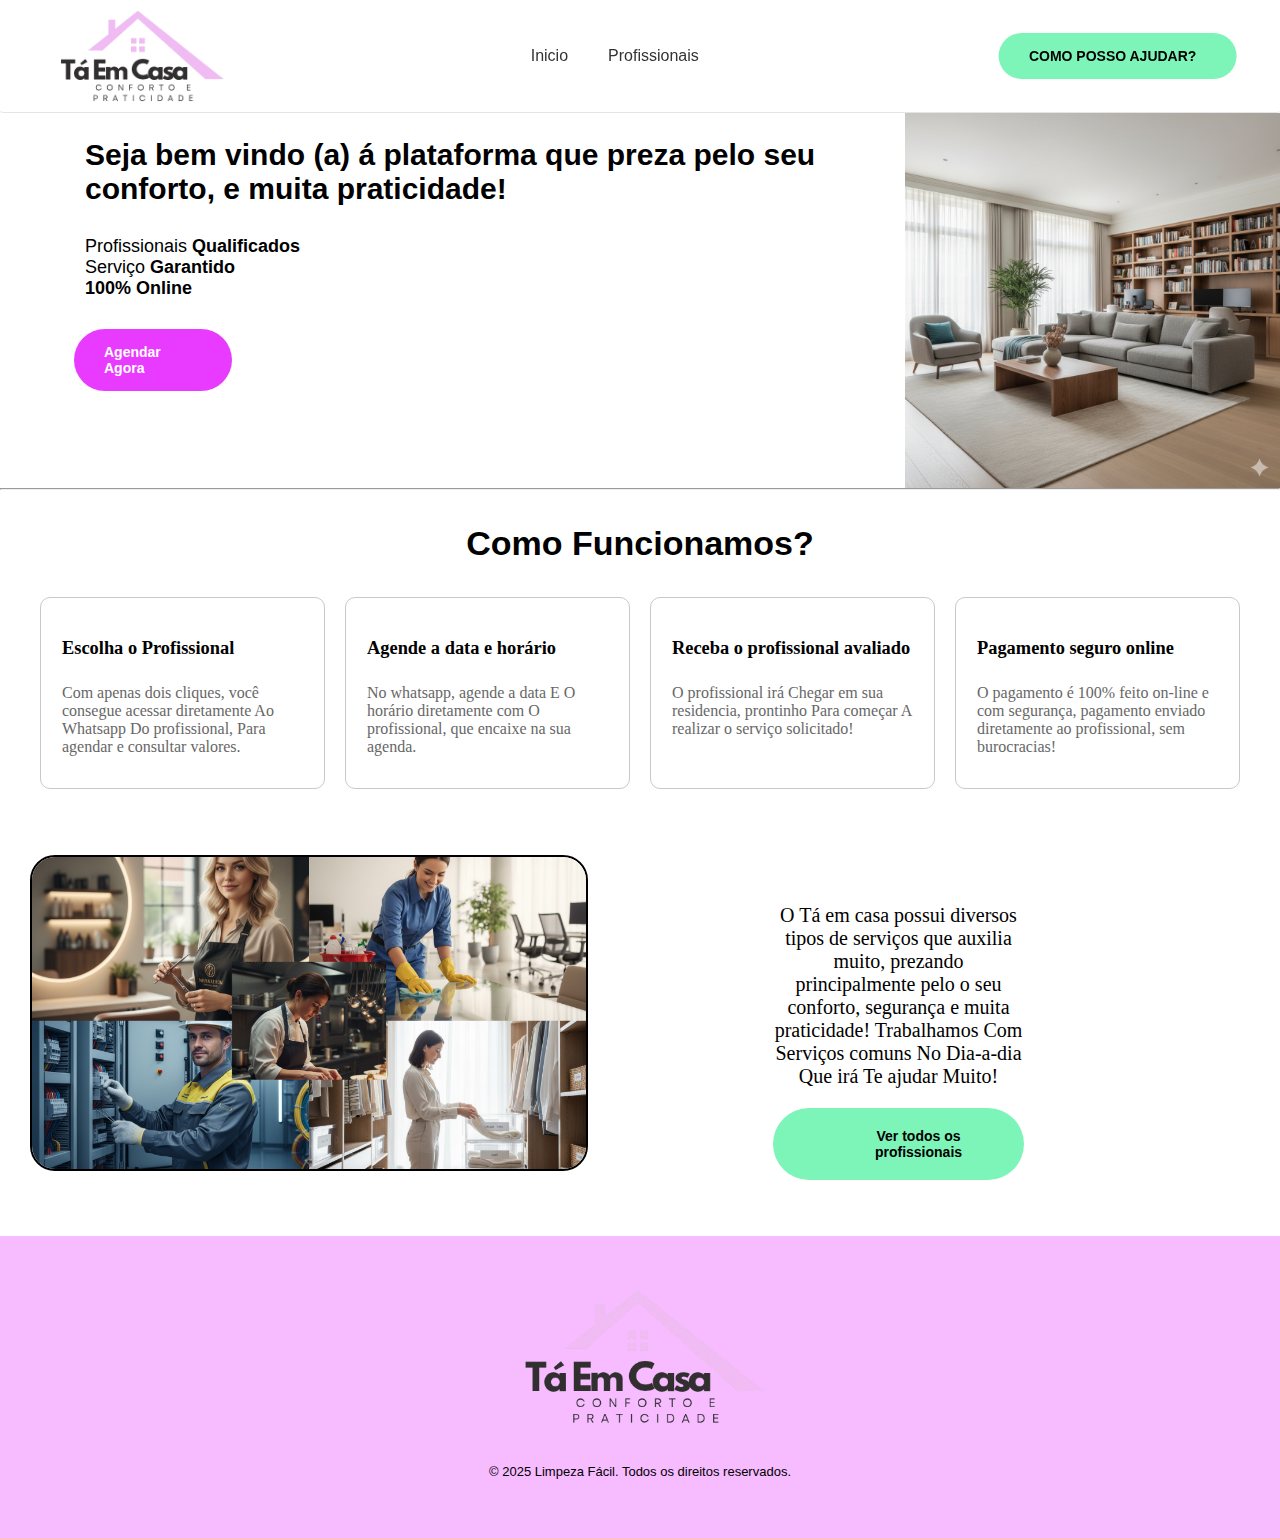
<file: index.html>
<!DOCTYPE html>
<html lang="pt-br">

<head>
  <meta charset="UTF-8">
  <meta name="viewport" content="width=device-width, initial-scale=1.0">
  <title>Tá em casa</title>
  <title>Atendimento domiciliar</title>
  <link rel="stylesheet" href="style.css">
  <link rel="preconnect" href="https://fonts.googleapis.com">
  <link rel="preconnect" href="https://fonts.gstatic.com" crossorigin>
  <link href="https://fonts.googleapis.com/css2?family=Montserrat:ital,wght@0,100..900;1,100..900&display=swap"
    rel="stylesheet">
</head>

<body>
  <header class="navbar">
    <div class="logo">
      <a href="index.html">
        <img src="image/logo atualizada.png" alt="Logo tá Em Casa" class="logo-img">
      </a>
    </div>

    <nav class="nav-links">
      <ul>


        <li><a href="index.html">Inicio</a></li>

        <li class="has-dropdown">
          <a href="Serviços/serviços.html">Profissionais<i class="fas fa-chevron-down"></i></a>
          <ul class="dropdown-menu">
            <li><a href="Sobre Os Profissionais/Camila Souza/index.html">Camila Souza</a></li>
            <li><a href="Sobre Os Profissionais/Sandra Dos Santos/index.html">Sandra Dos Santos</a></li>
            <li><a href="Sobre Os Profissionais/João Mendes/index.html">João Mendes</a></li>
            <li><a href="Sobre Os Profissionais/Ana Maria/index.html">Ana Maria</a></li>
            <li><a href="Sobre Os Profissionais/Kelly Ribeiro/index.html">Kelly Ribeiro</a></li>
            <li><a href="Serviços/serviços.html">Ver Todos Os Profissionais</a></li>
          </ul>
        </li>



    </nav>
    <div class="nav-utility">


      <a href="SAC/SAC.html" class="cta-button">
        COMO POSSO AJUDAR?<i class="fas fa-arrow-right"></i>
      </a>
    </div>
  </header>
  <div class="conteudo-principal-abaixo-menu"></div>

  <main>
    <section class="bem-vindo margin-left">
      <div class="container-caixa">
        <div class="container-texto-bemvindo">
          <h2>Seja bem vindo (a) á plataforma que preza pelo seu conforto, e muita praticidade!</h2>
          <ul>
            <li>Profissionais <span class="negrito">Qualificados</span></li>
            <li>Serviço <span class="negrito">Garantido</span></li>
            <li><span class="negrito">100% Online</span></li>
          </ul>
          <a href="Serviços/serviços.html" class="botao-agendamento">Agendar Agora</a>
        </div>
        <img src="image/Sala De Estar.png" alt="Sala De estar" class="imagem-bemvindo">
      </div>
    </section>

    <hr>

    <section class="como-funciona">
      <h3>Como Funcionamos?</h3>
      <div class="container-blocos">
        <div class="bloco">
          <h4>Escolha o Profissional</h4>
          <p class="descriçao-como-funciona">Com apenas dois cliques, você consegue acessar diretamente Ao Whatsapp Do
            profissional, Para agendar e consultar valores.</p>
        </div>
        <div class="bloco">
          <h4>Agende a data e horário</h4>
          <p class="descriçao-como-funciona">No whatsapp, agende a data E O horário diretamente com O profissional,
            que encaixe na sua agenda.</p>
        </div>
        <div class="bloco">
          <h4>Receba o profissional avaliado</h4>
          <p class="descriçao-como-funciona">O profissional irá Chegar em sua residencia, prontinho Para começar A
            realizar o serviço solicitado!</p>
        </div>
        <div class="bloco">
          <h4>Pagamento seguro online</h4>
          <p>O pagamento é 100% feito on-line e com segurança, pagamento enviado
            diretamente ao profissional, sem burocracias!</p>
        </div>
      </div>

    </section>

    <section class="sobre">
      <div class="img-sobre">
        <img src="image/Serviços Tá Em Casa.png" alt="imagem com trabalhos diversos">
      </div>
      <div class="descricao-sobre">
        <p>O Tá em casa possui diversos tipos de serviços que auxilia muito, prezando principalmente pelo o seu
          conforto, segurança e muita praticidade! Trabalhamos Com Serviços comuns No Dia-a-dia Que irá Te ajudar Muito!</p>
         <div>


      <a href="Serviços/serviços.html" class="botao-sobre">
        Ver todos os profissionais
      </a>
    </div>
      </div>

    </section>
  </main>

 <footer>
    <div class="container">
      <img src="image/logo atualizada.png" alt="Logo ta em casa" class="logo-footer">
      <p class="copy">&copy; 2025 Limpeza Fácil. Todos os direitos reservados.</p>
    </div>
  </footer>
  <script src="script.js"></script>
</body>

</html>
</body>

</html>
</file>
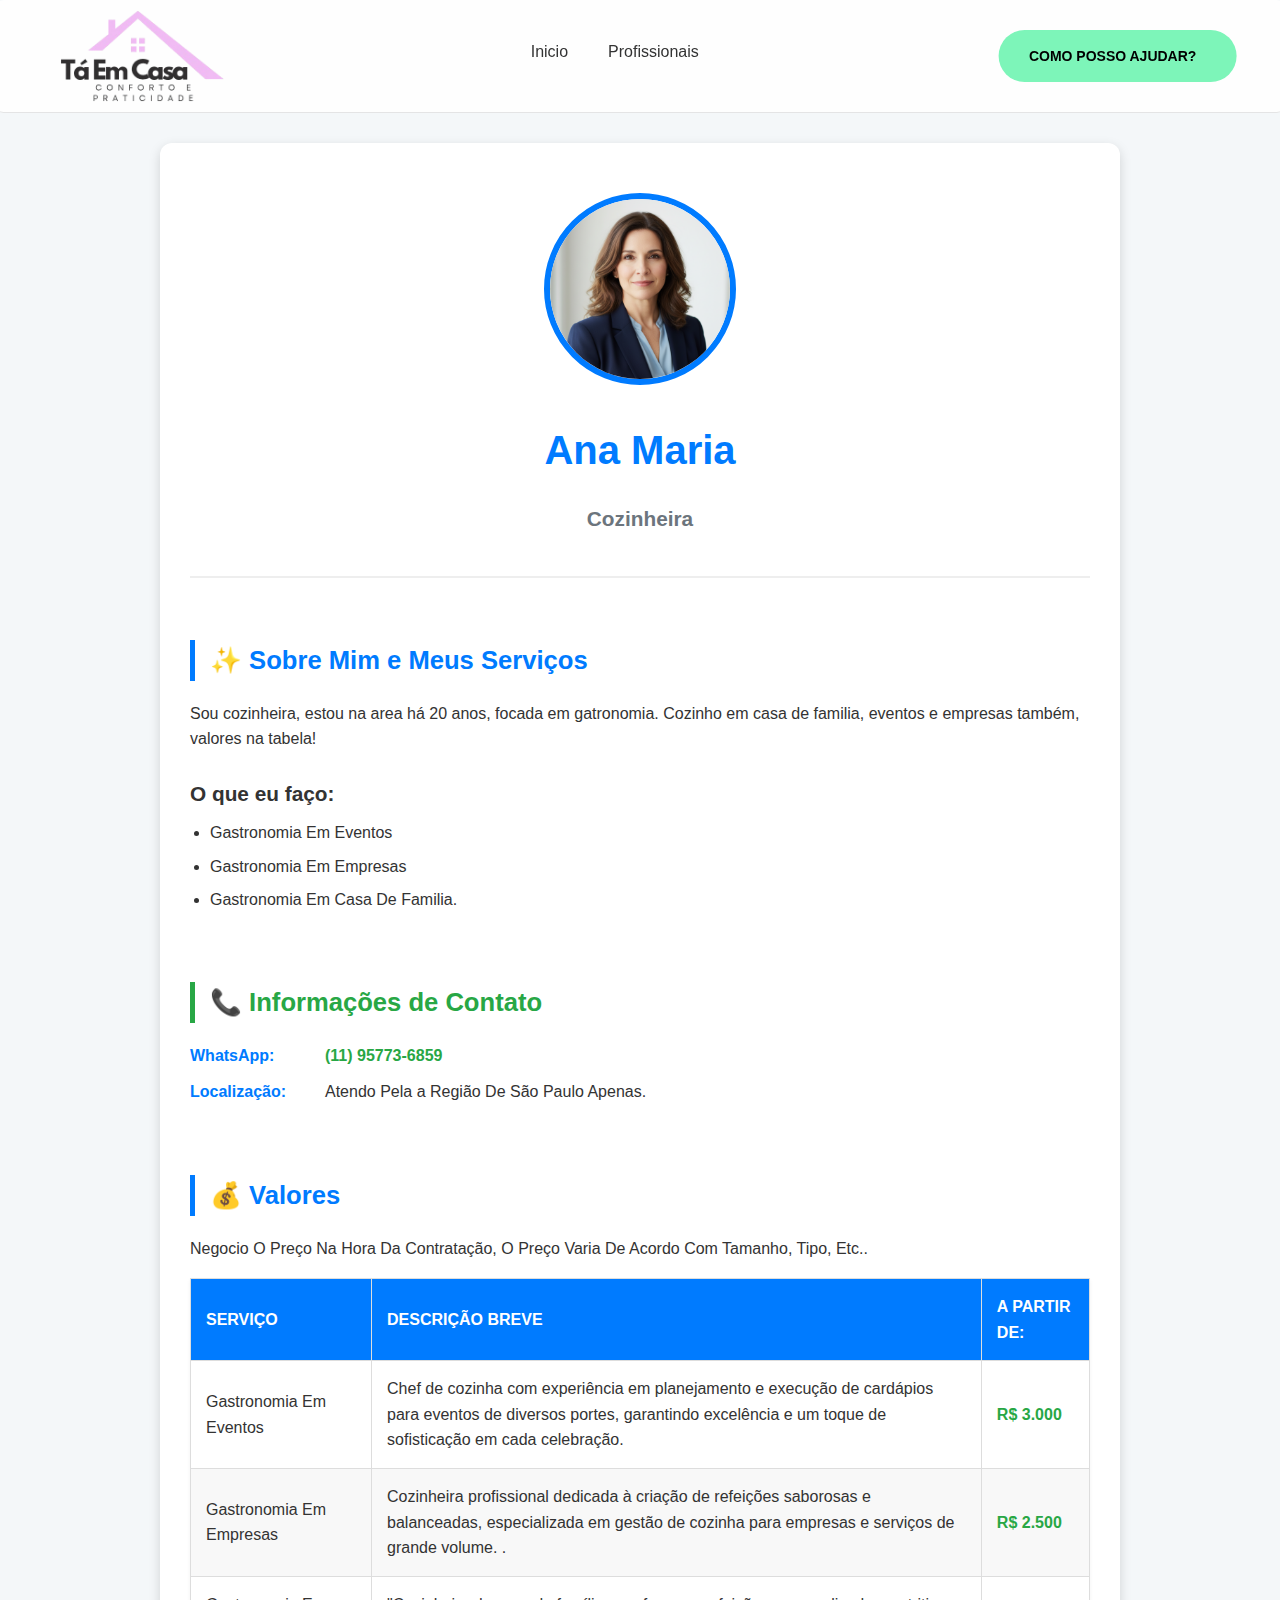
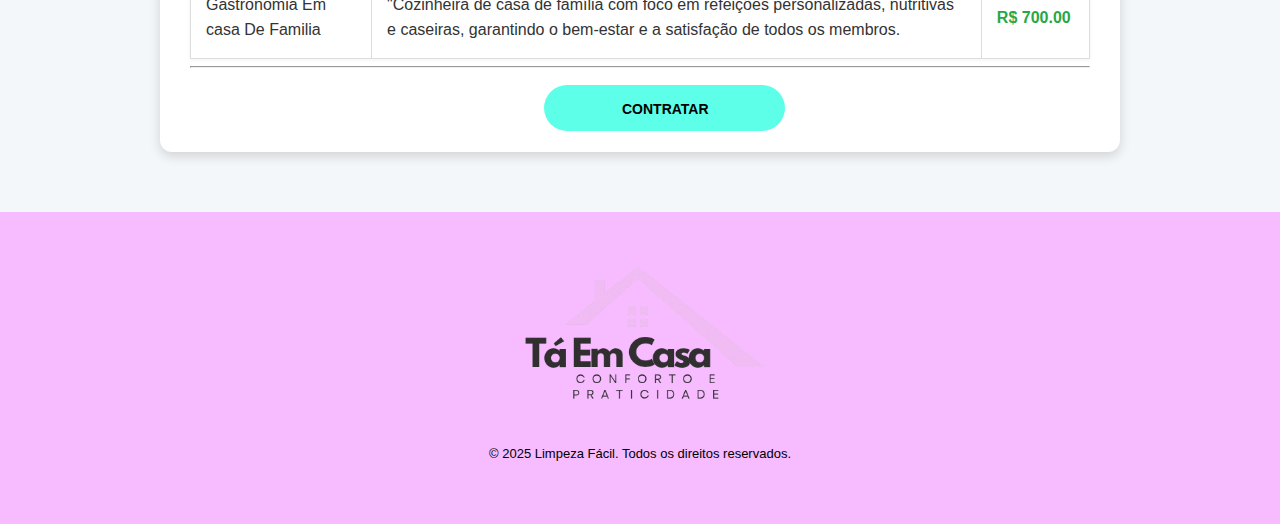
<file: Sobre Os Profissionais/Ana Maria/index.html>
<!DOCTYPE html>
<html lang="pt-br">

<head>
    <meta charset="UTF-8">
    <meta name="viewport" content="width=device-width, initial-scale=1.0">
    <title>Sobre Ana Maria- Tá Em Casa</title>
    <link rel="stylesheet" href="style.css">
</head>

<body>
    <header class="navbar">
        <div class="logo">
            <a href="../../index.html">
                <img src="../../image/logo atualizada.png" alt="Logo tá Em Casa" class="logo-img">
            </a>
        </div>

        <nav class="nav-links">
            <ul>


                <li><a href="../../index.html">Inicio</a></li>

        <li class="has-dropdown">
          <a href="../../Serviços/serviços.html">Profissionais<i class="fas fa-chevron-down"></i></a>
          <ul class="dropdown-menu">
            <li><a href="../Sobre Os Profissionais/Camila Souza/index.html">Camila Souza</a></li>
            <li><a href="../Sobre Os Profissionais/Sandra Dos Santos/index.html">Sandra Dos Santos</a></li>
            <li><a href="../Sobre Os Profissionais/João Mendes/index.html">João Mendes</a></li>
            <li><a href="../Sobre Os Profissionais/Ana Maria/index.html">Ana Maria</a></li>
            <li><a href="../Sobre Os Profissionais/Kelly Ribeiro/index.html">Kelly Ribeiro</a></li>
            <li><a href="Serviços/serviços.html">Ver Todos Os Profissionais</a></li>
          </ul>
        </li>



        </nav>
        <div class="nav-utility">


            <a href="SAC/SAC.html" class="cta-button">
                COMO POSSO AJUDAR?<i class="fas fa-arrow-right"></i>
            </a>
        </div>
    </header>
    <div class="conteudo-principal-abaixo-menu"></div>



    <main class="container">

        <header class="header">
            <img src="../../image/Cozinha.png" alt="Foto de Perfil de [Nome]" class="profile-pic">
            <h1>Ana Maria</h1>
            <p class="profession">Cozinheira</p>
        </header>


        <section class="content-section">
            <h2 class="section-title">✨ Sobre Mim e Meus Serviços</h2>
            <p>Sou cozinheira, estou na area há 20 anos, focada em gatronomia. Cozinho em casa de familia, eventos e
                empresas também, valores na tabela!</p>

            <h3 class="section-title sub-title">O que eu faço:</h3>
            <ul>
                <li>Gastronomia Em Eventos</li>
                <li>Gastronomia Em Empresas</li>
                <li>Gastronomia Em Casa De Familia.</li>

            </ul>
        </section>

        <section class="content-section">
            <h2 class="section-title secondary">📞 Informações de Contato</h2>
            <div class="contact-info">
                <p>
                    <strong>WhatsApp:</strong>
                    <a href="tel:+5511999999999">(11) 95773-6859</a>
                </p>

                <p>
                    <strong>Localização:</strong>
                    Atendo Pela a Região De São Paulo Apenas.
                </p>
            </div>
        </section>

        <section class="content-section">
            <h2 class="section-title">💰 Valores</h2>
            <p>Negocio O Preço Na Hora Da Contratação, O Preço Varia De Acordo Com Tamanho, Tipo, Etc..</p>

            <table class="values-table">
                <thead>
                    <tr>
                        <th>Serviço</th>
                        <th>Descrição Breve</th>
                        <th>A Partir De:</th>
                    </tr>
                </thead>
                <tbody>
                    <tr>
                        <td data-label="Serviço/Pacote">Gastronomia Em Eventos</td>
                        <td data-label="Descrição Breve">Chef de cozinha com experiência em planejamento e execução de
                            cardápios para eventos de diversos portes, garantindo excelência e um toque de sofisticação
                            em cada celebração.</td>
                        <td data-label="Investimento (a partir de)">R$ 3.000</td>
                    </tr>
                    <tr>
                        <td data-label="Serviço/Pacote">Gastronomia Em Empresas</td>
                        <td data-label="Descrição Breve">Cozinheira profissional dedicada à criação de refeições
                            saborosas e balanceadas, especializada em gestão de cozinha para empresas e serviços de
                            grande volume. .</td>
                        <td data-label="Investimento (a partir de)">R$ 2.500</td>
                    </tr>
                    <tr>
                        <td data-label="Serviço/Pacote">Gastronomia Em casa De Familia</td>
                        <td data-label="Descrição Breve">"Cozinheira de casa de família com foco em refeições
                            personalizadas, nutritivas e caseiras, garantindo o bem-estar e a satisfação de todos os
                            membros.

                        </td>
                        <td data-label="Investimento (a partir de)"> R$ 700.00</td>
                    </tr>
                    <tr>

                </tbody>
            </table>

            <hr>

        </section>
        <div class="div-botao-contratar">
            <a href="https://www.contate.me/5511957736859" class="botao-contratar">
                CONTRATAR
            </a>
        </div>

    </main>
    <footer>
        <div>
            <img src="../../image/logo atualizada.png" alt="Logo ta em casa" class="logo-footer">
            <p class="copy">&copy; 2025 Limpeza Fácil. Todos os direitos reservados.</p>
        </div>
    </footer>

</body>

</html>



</body>

</html>
</file>
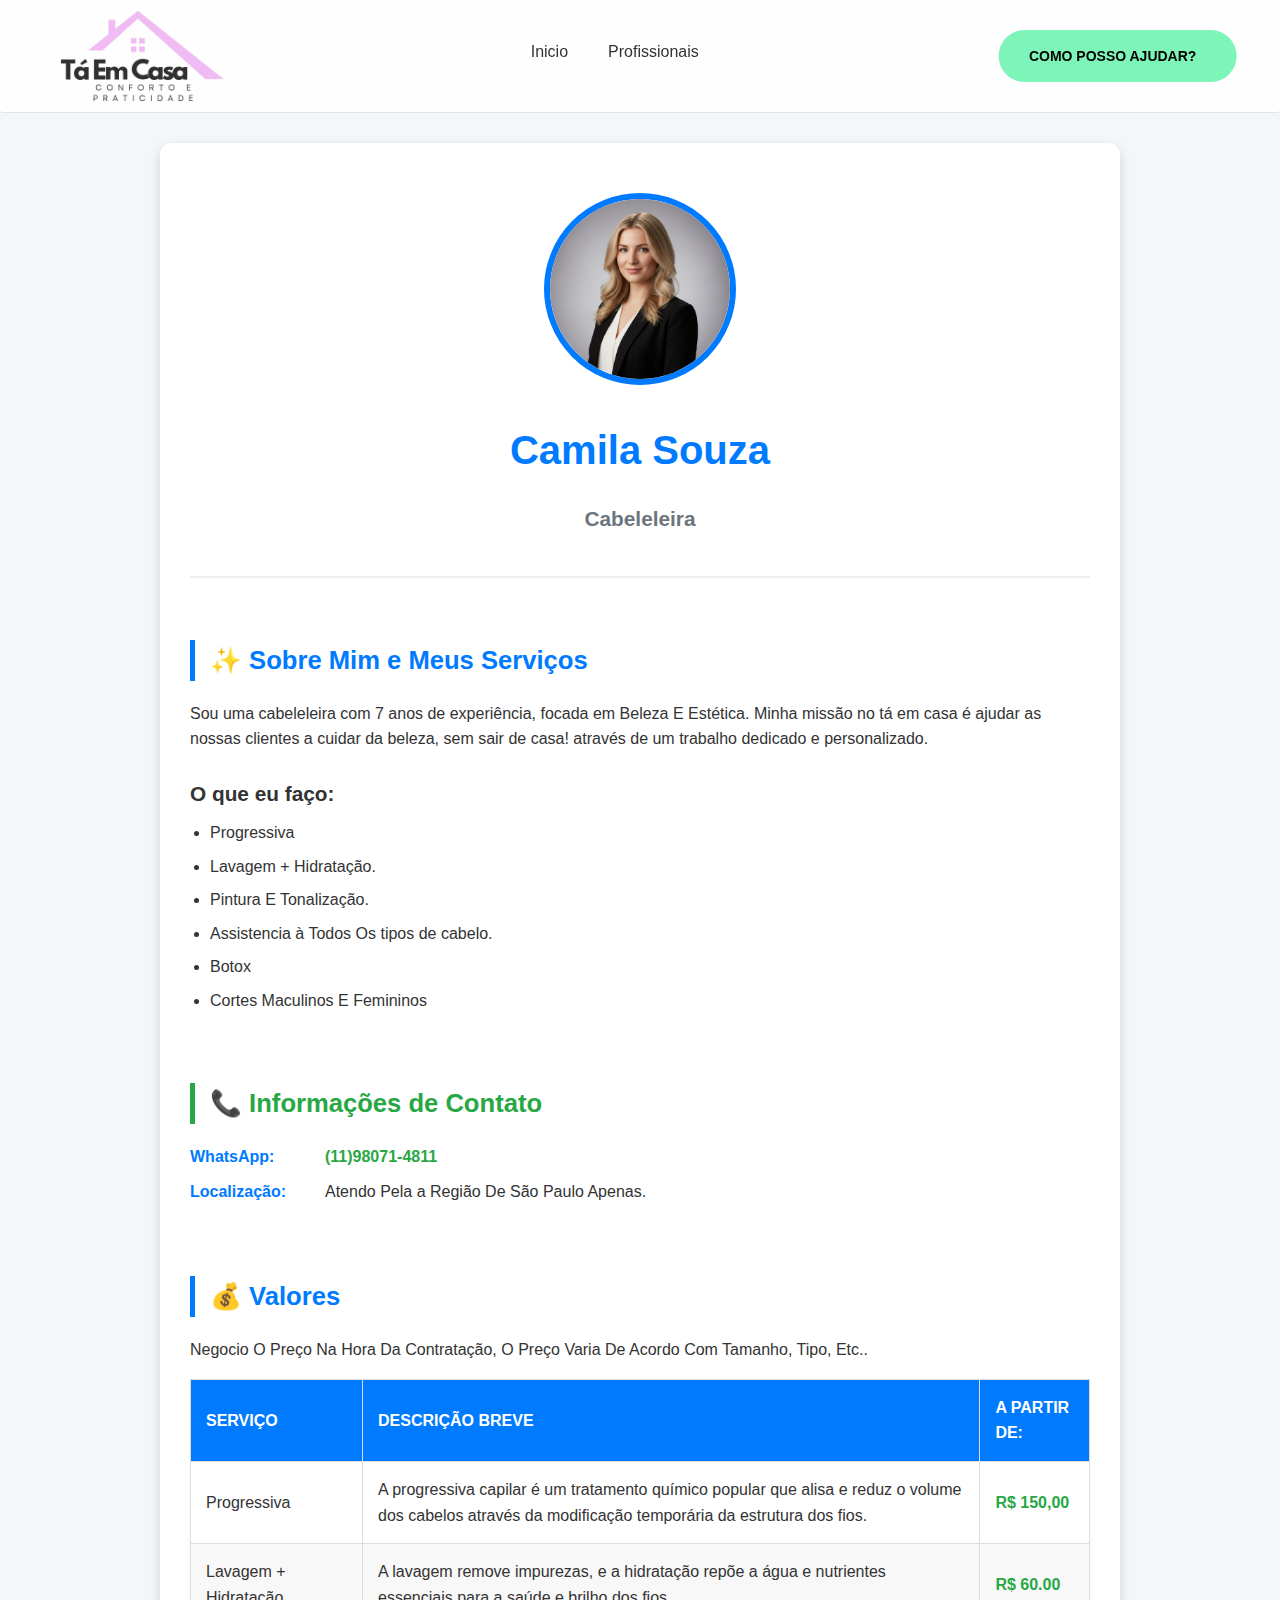
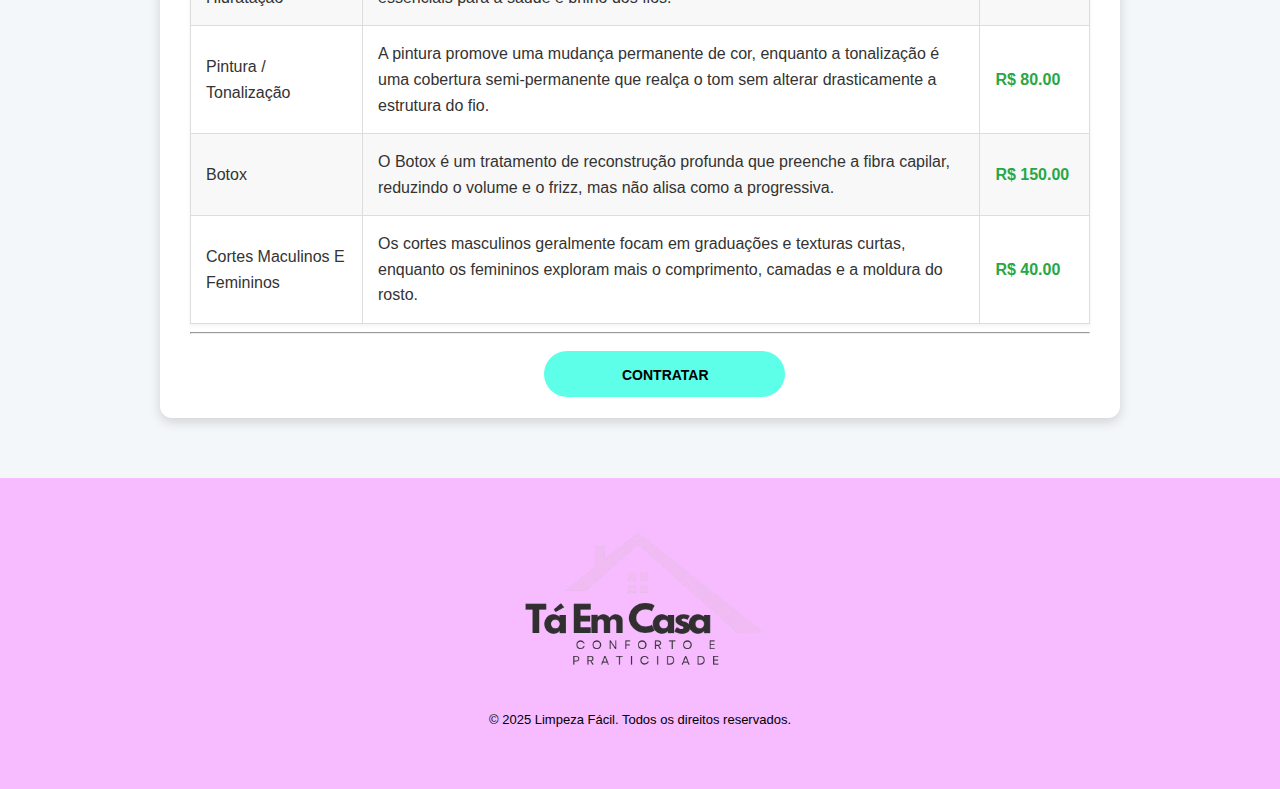
<file: Sobre Os Profissionais/Camila Souza/index.html>
<!DOCTYPE html>
<html lang="pt-br">

<head>
    <meta charset="UTF-8">
    <meta name="viewport" content="width=device-width, initial-scale=1.0">
    <title>Sobre Camila Souza- Tá Em Casa</title>
    <link rel="stylesheet" href="style.css">
</head>

<body>
    <header class="navbar">
        <div class="logo">
            <a href="../index.html">
                <img src="../../image/logo atualizada.png" alt="Logo tá Em Casa" class="logo-img">
            </a>
        </div>

        <nav class="nav-links">
            <ul>


               <li><a href="../../index.html">Inicio</a></li>

        <li class="has-dropdown">
          <a href="../../Serviços/serviços.html">Profissionais<i class="fas fa-chevron-down"></i></a>
          <ul class="dropdown-menu">
            <li><a href="../Sobre Os Profissionais/Camila Souza/index.html">Camila Souza</a></li>
            <li><a href="../Sobre Os Profissionais/Sandra Dos Santos/index.html">Sandra Dos Santos</a></li>
            <li><a href="../Sobre Os Profissionais/João Mendes/index.html">João Mendes</a></li>
            <li><a href="../Sobre Os Profissionais/Ana Maria/index.html">Ana Maria</a></li>
            <li><a href="../Sobre Os Profissionais/Kelly Ribeiro/index.html">Kelly Ribeiro</a></li>
            <li><a href="Serviços/serviços.html">Ver Todos Os Profissionais</a></li>
          </ul>
        </li>



        </nav>
        <div class="nav-utility">


            <a href="SAC/SAC.html" class="cta-button">
                COMO POSSO AJUDAR?<i class="fas fa-arrow-right"></i>
            </a>
        </div>
    </header>
    <div class="conteudo-principal-abaixo-menu"></div>



    <main class="container">

           <header class="header">
            <img src="../../image/Cabeleleira.png" alt="Foto de Perfil de [Nome]" class="profile-pic">
            <h1>Camila Souza</h1>
            <p class="profession">Cabeleleira</p>
            </header>
        

        <section class="content-section">
            <h2 class="section-title">✨ Sobre Mim e Meus Serviços</h2>
            <p>Sou uma cabeleleira com 7 anos de experiência, focada em Beleza E Estética. Minha missão no tá em casa é
                ajudar as nossas clientes a cuidar da beleza, sem sair de casa! através de um trabalho dedicado e
                personalizado.</p>

            <h3 class="section-title sub-title">O que eu faço:</h3>
            <ul>
                <li>Progressiva</li>
                <li>Lavagem + Hidratação.</li>
                <li>Pintura E Tonalização.</li>
                <li>Assistencia à Todos Os tipos de cabelo.</li>
                <li>Botox</li>
                <li>Cortes Maculinos E Femininos</li>
            </ul>
        </section>

        <section class="content-section">
            <h2 class="section-title secondary">📞 Informações de Contato</h2>
            <div class="contact-info">
                <p>
                    <strong>WhatsApp:</strong>
                    <a href="tel:+5511999999999">(11)98071-4811</a>
                </p>

                <p>
                    <strong>Localização:</strong>
                    Atendo Pela a Região De São Paulo Apenas.
                </p>
            </div>
        </section>

        <section class="content-section">
            <h2 class="section-title">💰 Valores</h2>
            <p>Negocio O Preço Na Hora Da Contratação, O Preço Varia De Acordo Com Tamanho, Tipo, Etc..</p>

            <table class="values-table">
                <thead>
                    <tr>
                        <th>Serviço</th>
                        <th>Descrição Breve</th>
                        <th>A Partir De:</th>
                    </tr>
                </thead>
                <tbody>
                    <tr>
                        <td data-label="Serviço/Pacote">Progressiva</td>
                        <td data-label="Descrição Breve">A progressiva capilar é um tratamento químico popular que alisa
                            e reduz o volume dos cabelos através da modificação temporária da estrutura dos fios.</td>
                        <td data-label="Investimento (a partir de)">R$ 150,00</td>
                    </tr>
                    <tr>
                        <td data-label="Serviço/Pacote">Lavagem + Hidratação</td>
                        <td data-label="Descrição Breve">A lavagem remove impurezas, e a hidratação repõe a água e
                            nutrientes essenciais para a saúde e brilho dos fios.</td>
                        <td data-label="Investimento (a partir de)">R$ 60.00</td>
                    </tr>
                    <tr>
                        <td data-label="Serviço/Pacote">Pintura / Tonalização</td>
                        <td data-label="Descrição Breve">A pintura promove uma mudança permanente de cor, enquanto a
                            tonalização é uma cobertura semi-permanente que realça o tom sem alterar drasticamente a
                            estrutura do fio.
                        </td>
                        <td data-label="Investimento (a partir de)"> R$ 80.00</td>
                    </tr>
                    <tr>
                        <td data-label="Serviço/Pacote">Botox</td>
                        <td data-label="Descrição Breve">O Botox é um tratamento de reconstrução profunda que preenche a
                            fibra capilar, reduzindo o volume e o frizz, mas não alisa como a progressiva.
                        </td>
                        <td data-label="Investimento (a partir de)">R$ 150.00</td>
                    </tr>
                    <tr>
                        <td data-label="Serviço/Pacote">Cortes Maculinos E Femininos</td>
                        <td data-label="Descrição Breve">Os cortes masculinos geralmente focam em graduações e texturas
                            curtas, enquanto os femininos exploram mais o comprimento, camadas e a moldura do rosto.
                        </td>
                        <td data-label="Investimento (a partir de)">R$ 40.00</td>
                    </tr>
                </tbody>
            </table>

        <hr>

        </section>
         <div class="div-botao-contratar">
                    <a href="https://contate.me/5511980714811" class="botao-contratar">
                        CONTRATAR
                    </a>
                </div>

    </main>
     <footer>
    <div>
      <img src="../../image/logo atualizada.png" alt="Logo ta em casa" class="logo-footer">
      <p class="copy">&copy; 2025 Limpeza Fácil. Todos os direitos reservados.</p>
    </div>
  </footer>

</body>

</html>



</body>

</html>
</file>
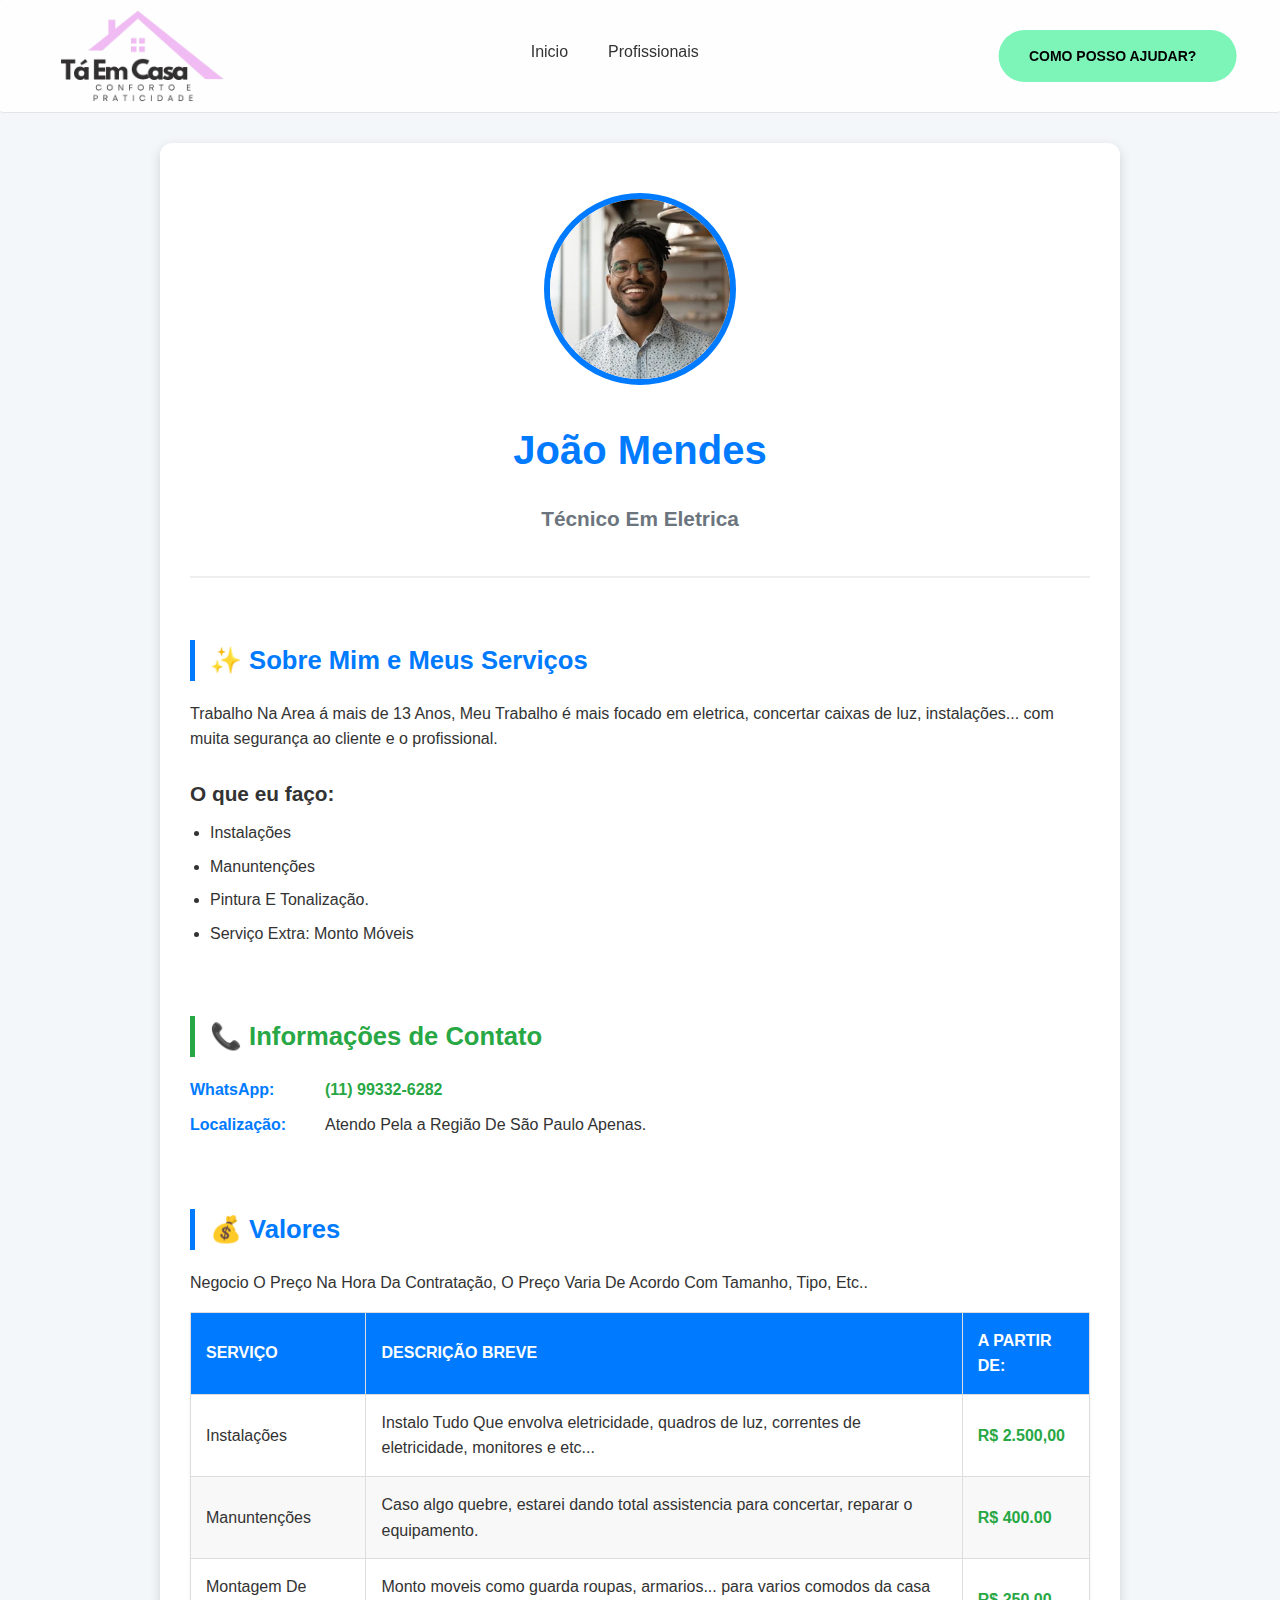
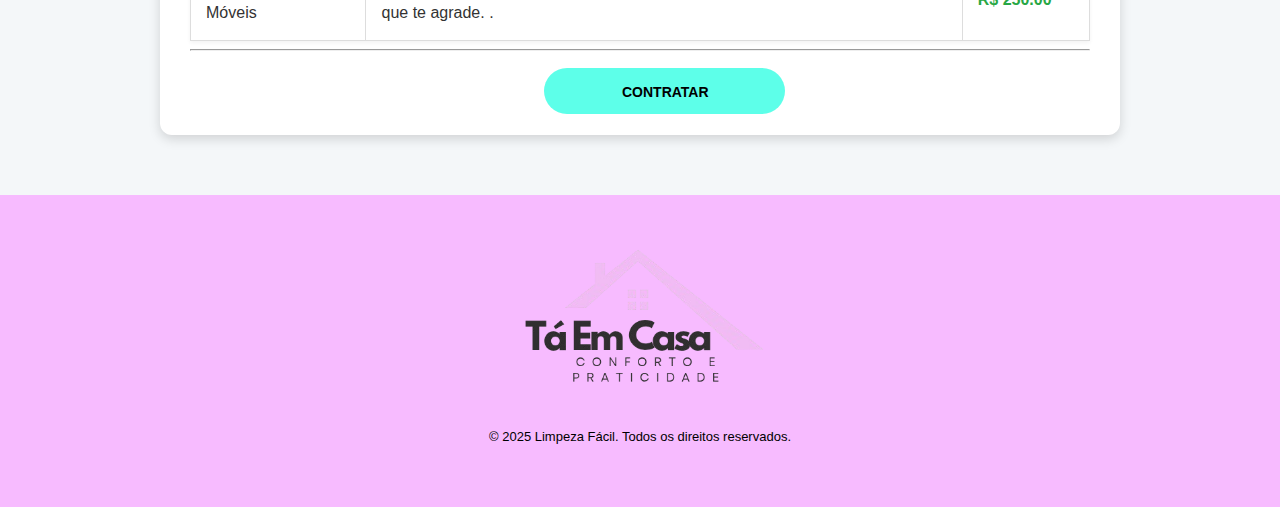
<file: Sobre Os Profissionais/João Mendes/index.html>
<!DOCTYPE html>
<html lang="pt-br">

<head>
    <meta charset="UTF-8">
    <meta name="viewport" content="width=device-width, initial-scale=1.0">
    <title>Sobre João Mendes- Tá Em Casa</title>
    <link rel="stylesheet" href="style.css">
</head>

<body>
    <header class="navbar">
        <div class="logo">
            <a href="../../index.html">
                <img src="../../image/logo atualizada.png" alt="Logo tá Em Casa" class="logo-img">
            </a>
        </div>

        <nav class="nav-links">
            <ul>


              <li><a href="../../index.html">Inicio</a></li>

        <li class="has-dropdown">
          <a href="../../Serviços/serviços.html">Profissionais<i class="fas fa-chevron-down"></i></a>
          <ul class="dropdown-menu">
            <li><a href="../Sobre Os Profissionais/Camila Souza/index.html">Camila Souza</a></li>
            <li><a href="../Sobre Os Profissionais/Sandra Dos Santos/index.html">Sandra Dos Santos</a></li>
            <li><a href="../Sobre Os Profissionais/João Mendes/index.html">João Mendes</a></li>
            <li><a href="../Sobre Os Profissionais/Ana Maria/index.html">Ana Maria</a></li>
            <li><a href="../Sobre Os Profissionais/Kelly Ribeiro/index.html">Kelly Ribeiro</a></li>
            <li><a href="Serviços/serviços.html">Ver Todos Os Profissionais</a></li>
          </ul>
        </li>


        </nav>
        <div class="nav-utility">


            <a href="SAC/SAC.html" class="cta-button">
                COMO POSSO AJUDAR?<i class="fas fa-arrow-right"></i>
            </a>
        </div>
    </header>
    <div class="conteudo-principal-abaixo-menu"></div>



    <main class="container">

        <header class="header">
            <img src="../../image/foto_de_perfil.jpg" alt="Foto de Perfil de [Nome]" class="profile-pic">
            <h1>João Mendes</h1>
            <p class="profession">Técnico Em Eletrica</p>
        </header>


        <section class="content-section">
            <h2 class="section-title">✨ Sobre Mim e Meus Serviços</h2>
            <p>Trabalho Na Area á mais de 13 Anos, Meu Trabalho é mais focado em eletrica, concertar caixas de luz,
                instalações... com muita segurança ao cliente e o profissional.</p>

            <h3 class="section-title sub-title">O que eu faço:</h3>
            <ul>
                <li>Instalações</li>
                <li>Manuntenções</li>
                <li>Pintura E Tonalização.</li>
                <li>Serviço Extra: Monto Móveis</li>
            </ul>
        </section>

        <section class="content-section">
            <h2 class="section-title secondary">📞 Informações de Contato</h2>
            <div class="contact-info">
                <p>
                    <strong>WhatsApp:</strong>
                    <a href="tel:+5511999999999">(11) 99332-6282</a>
                </p>

                <p>
                    <strong>Localização:</strong>
                    Atendo Pela a Região De São Paulo Apenas.
                </p>
            </div>
        </section>

        <section class="content-section">
            <h2 class="section-title">💰 Valores</h2>
            <p>Negocio O Preço Na Hora Da Contratação, O Preço Varia De Acordo Com Tamanho, Tipo, Etc..</p>

            <table class="values-table">
                <thead>
                    <tr>
                        <th>Serviço</th>
                        <th>Descrição Breve</th>
                        <th>A Partir De:</th>
                    </tr>
                </thead>
                <tbody>
                    <tr>
                        <td data-label="Serviço/Pacote">Instalações</td>
                        <td data-label="Descrição Breve">Instalo Tudo Que envolva eletricidade, quadros de luz, correntes de eletricidade, monitores e etc...</td>
                        <td data-label="Investimento (a partir de)">R$ 2.500,00</td>
                    </tr>
                    <tr>
                        <td data-label="Serviço/Pacote">Manuntenções</td>
                        <td data-label="Descrição Breve">Caso algo quebre, estarei dando total assistencia para concertar, reparar o equipamento.</td>
                        <td data-label="Investimento (a partir de)">R$ 400.00</td>
                    </tr>
                    <tr>
                        <td data-label="Serviço/Pacote">Montagem De Móveis</td>
                        <td data-label="Descrição Breve">Monto moveis como guarda roupas, armarios... para varios comodos da casa que te agrade.
                          .
                        </td>
                        <td data-label="Investimento (a partir de)"> R$ 250.00</td>
                    </tr>
                   
                </tbody>
            </table>

            <hr>

        </section>
        <div class="div-botao-contratar">
            <a href="https://www.contate.me/5511993326282" class="botao-contratar">
                CONTRATAR
            </a>
        </div>

    </main>
    <footer>
        <div>
            <img src="../../image/logo atualizada.png" alt="Logo ta em casa" class="logo-footer">
            <p class="copy">&copy; 2025 Limpeza Fácil. Todos os direitos reservados.</p>
        </div>
    </footer>

</body>

</html>



</body>

</html>
</file>
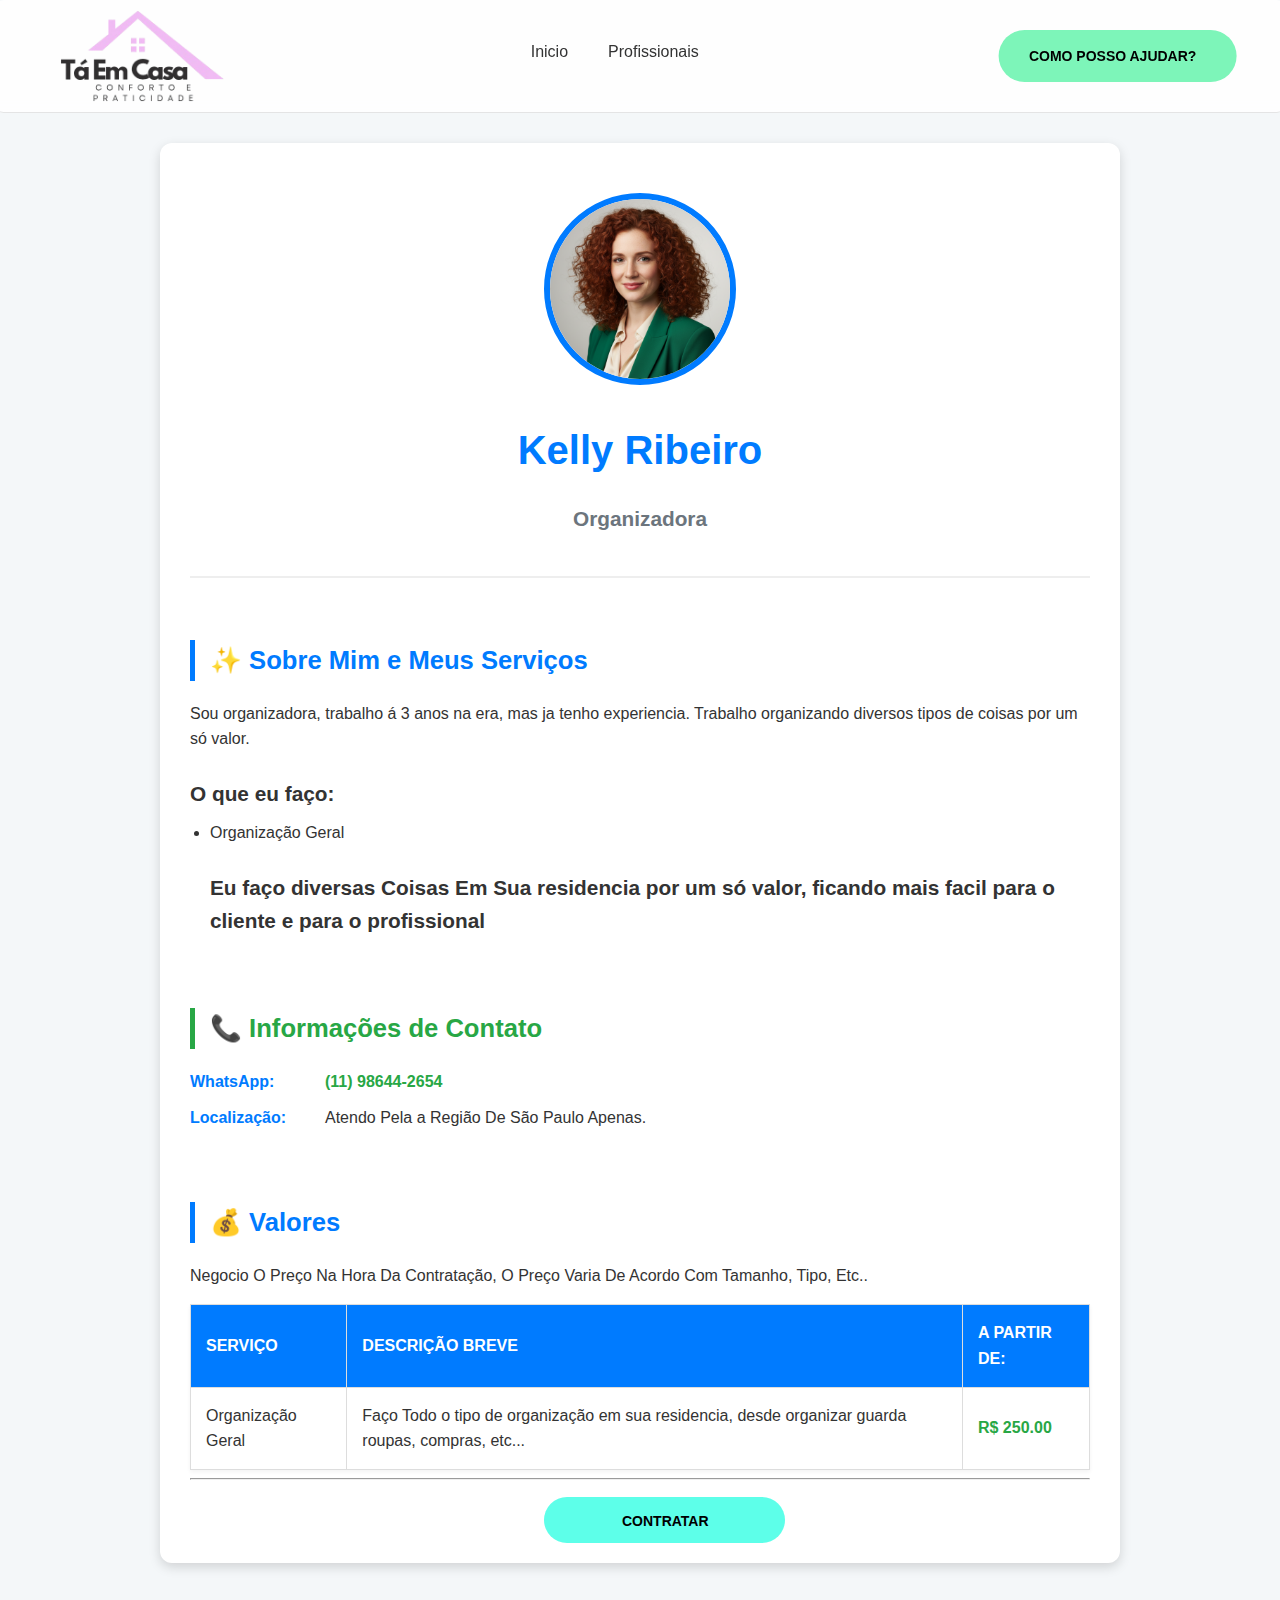
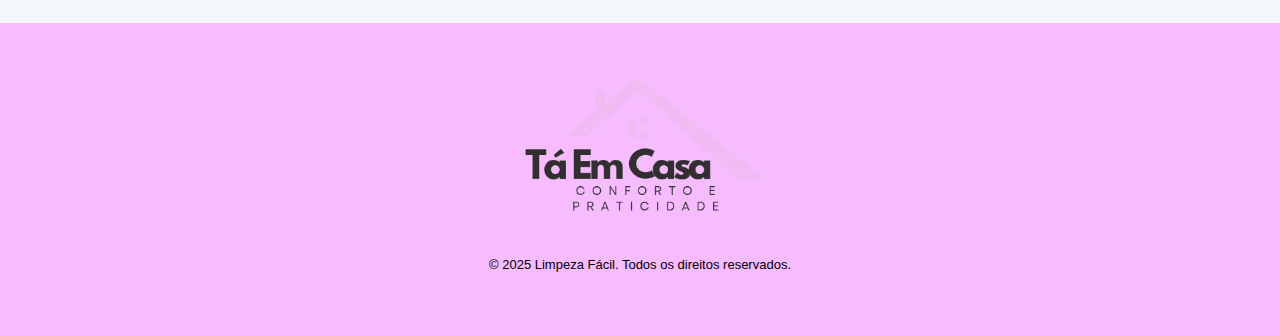
<file: Sobre Os Profissionais/Kelly Ribeiro/index.html>
<!DOCTYPE html>
<html lang="pt-br">

<head>
    <meta charset="UTF-8">
    <meta name="viewport" content="width=device-width, initial-scale=1.0">
    <title>Sobre Ana Maria- Tá Em Casa</title>
    <link rel="stylesheet" href="style.css">
</head>

<body>
    <header class="navbar">
        <div class="logo">
            <a href="../../index.html">
                <img src="../../image/logo atualizada.png" alt="Logo tá Em Casa" class="logo-img">
            </a>
        </div>

        <nav class="nav-links">
            <ul>


               <li><a href="../../index.html">Inicio</a></li>

        <li class="has-dropdown">
          <a href="../../Serviços/serviços.html">Profissionais<i class="fas fa-chevron-down"></i></a>
          <ul class="dropdown-menu">
            <li><a href="../Sobre Os Profissionais/Camila Souza/index.html">Camila Souza</a></li>
            <li><a href="../Sobre Os Profissionais/Sandra Dos Santos/index.html">Sandra Dos Santos</a></li>
            <li><a href="../Sobre Os Profissionais/João Mendes/index.html">João Mendes</a></li>
            <li><a href="../Sobre Os Profissionais/Ana Maria/index.html">Ana Maria</a></li>
            <li><a href="../Sobre Os Profissionais/Kelly Ribeiro/index.html">Kelly Ribeiro</a></li>
            <li><a href="Serviços/serviços.html">Ver Todos Os Profissionais</a></li>
          </ul>
        </li>



        </nav>
        <div class="nav-utility">


            <a href="SAC/SAC.html" class="cta-button">
                COMO POSSO AJUDAR?<i class="fas fa-arrow-right"></i>
            </a>
        </div>
    </header>
    <div class="conteudo-principal-abaixo-menu"></div>



    <main class="container">

        <header class="header">
            <img src="../../image/Organizadora.png" alt="Foto de Perfil de [Nome]" class="profile-pic">
            <h1>Kelly Ribeiro</h1>
            <p class="profession">Organizadora</p>
        </header>


        <section class="content-section">
            <h2 class="section-title">✨ Sobre Mim e Meus Serviços</h2>
            <p>Sou organizadora, trabalho á 3 anos na era, mas ja tenho experiencia. Trabalho organizando diversos tipos
                de coisas por um só valor.</p>

            <h3 class="section-title sub-title">O que eu faço:</h3>
            <ul>
                <li>Organização Geral</li>

                <h3 class="section-title sub-title">Eu faço diversas Coisas Em Sua residencia por um só valor, ficando
                    mais facil para o cliente e para o profissional</h3>
                <ul>


                </ul>
        </section>

        <section class="content-section">
            <h2 class="section-title secondary">📞 Informações de Contato</h2>
            <div class="contact-info">
                <p>
                    <strong>WhatsApp:</strong>
                    <a href="tel:+5511999999999">(11) 98644-2654</a>
                </p>

                <p>
                    <strong>Localização:</strong>
                    Atendo Pela a Região De São Paulo Apenas.
                </p>
            </div>
        </section>

        <section class="content-section">
            <h2 class="section-title">💰 Valores</h2>
            <p>Negocio O Preço Na Hora Da Contratação, O Preço Varia De Acordo Com Tamanho, Tipo, Etc..</p>

            <table class="values-table">
                <thead>
                    <tr>
                        <th>Serviço</th>
                        <th>Descrição Breve</th>
                        <th>A Partir De:</th>
                    </tr>
                </thead>
                <tbody>
                    <tr>
                        <td data-label="Serviço/Pacote">Organização Geral</td>
                        <td data-label="Descrição Breve">Faço Todo o tipo de organização em sua residencia, desde organizar guarda roupas, compras, etc...</td>
                        <td data-label="Investimento (a partir de)">R$ 250.00</td>
                    </tr>


                </tbody>
            </table>

            <hr>

        </section>
        <div class="div-botao-contratar">
            <a href="https://www.contate.me/5511986442654" class="botao-contratar">
                CONTRATAR
            </a>
        </div>

    </main>
    <footer>
        <div>
            <img src="../../image/logo atualizada.png" alt="Logo ta em casa" class="logo-footer">
            <p class="copy">&copy; 2025 Limpeza Fácil. Todos os direitos reservados.</p>
        </div>
    </footer>

</body>

</html>



</body>

</html>
</file>
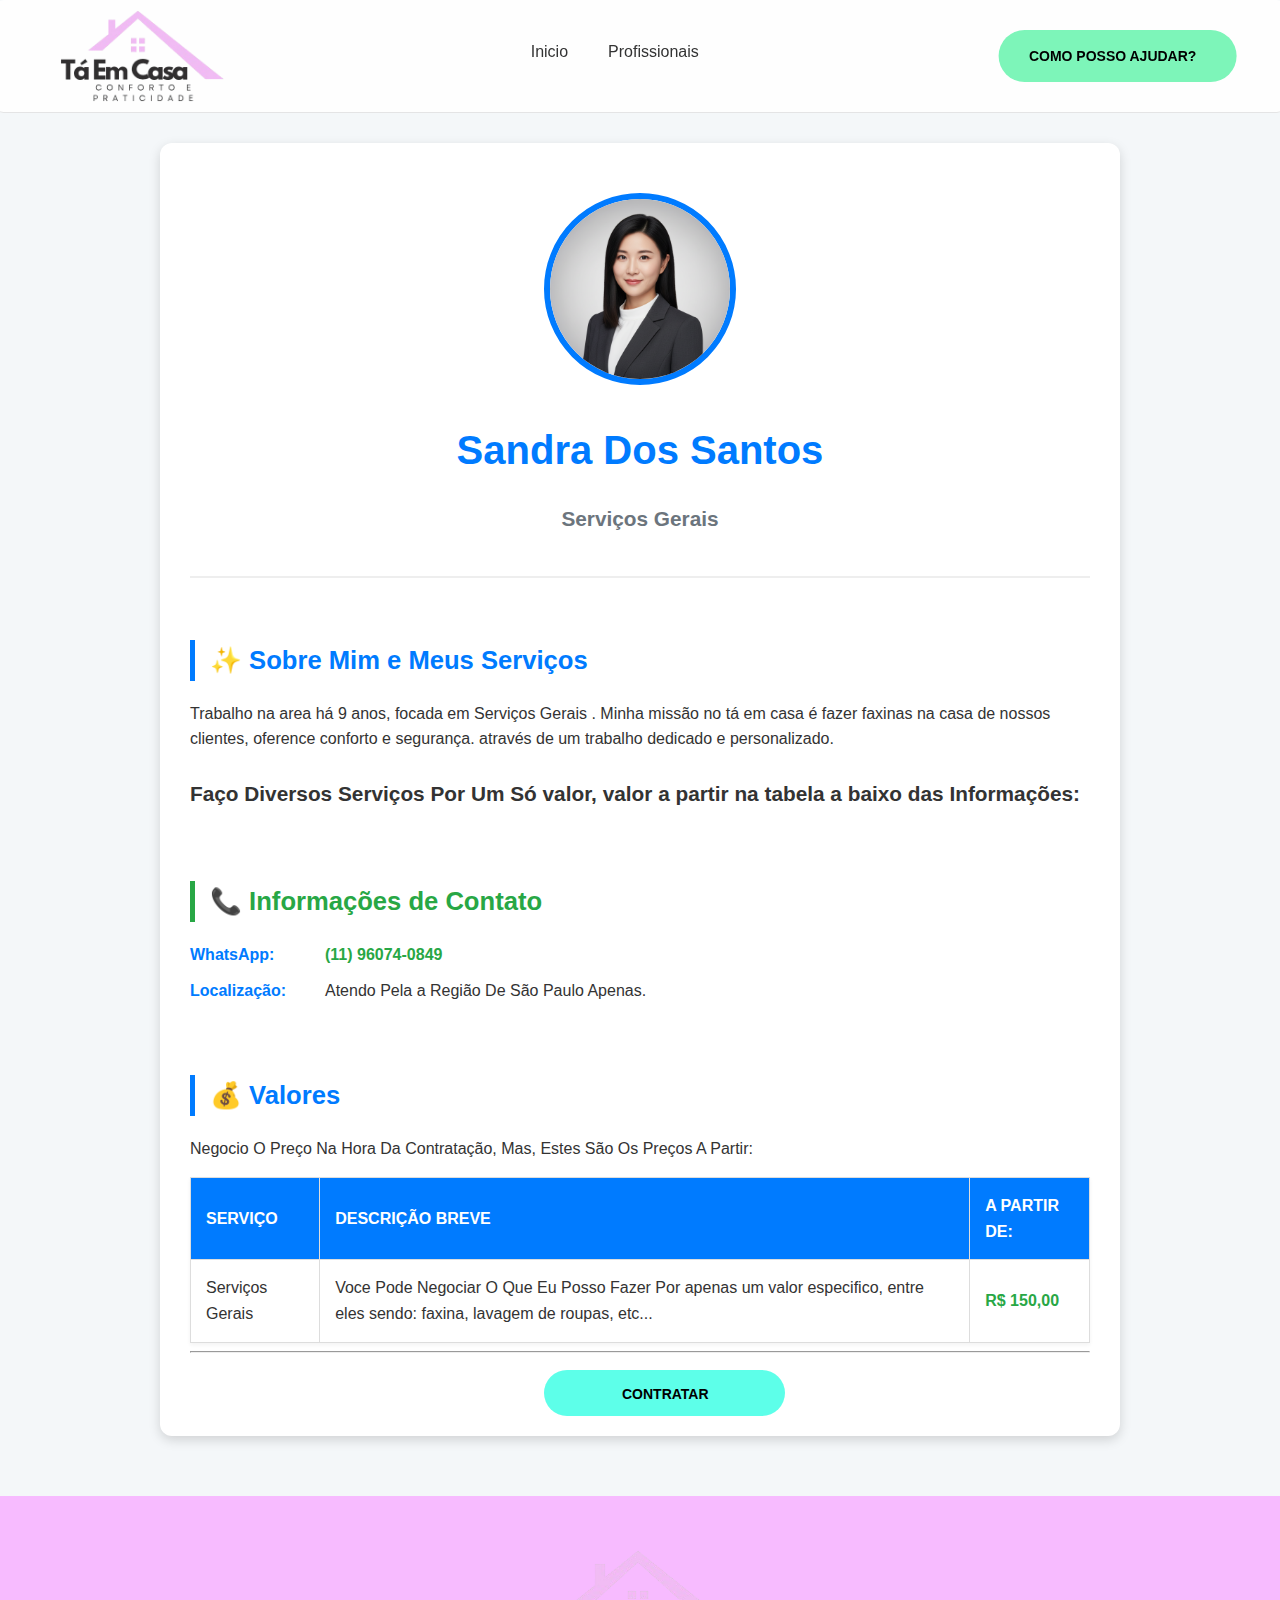
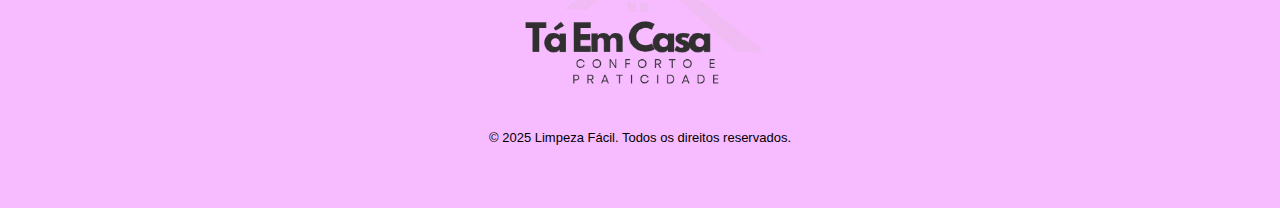
<file: Sobre Os Profissionais/Sandra Dos Santos/index.html>
<!DOCTYPE html>
<html lang="pt-br">

<head>
    <meta charset="UTF-8">
    <meta name="viewport" content="width=device-width, initial-scale=1.0">
    <title>Sobre Sandra Dos Santos- Tá Em Casa</title>
    <link rel="stylesheet" href="style.css">
</head>

<body>
    <header class="navbar">
        <div class="logo">
            <a href="../../index.html">
                <img src="../../image/logo atualizada.png" alt="Logo tá Em Casa" class="logo-img">
            </a>
        </div>

        <nav class="nav-links">
            <ul>


                <li><a href="../../index.html">Inicio</a></li>

                <li class="has-dropdown">
                    <a href="../../Serviços/serviços.html">Profissionais<i class="fas fa-chevron-down"></i></a>
                    <ul class="dropdown-menu">
                        <li><a href="Serviços/serviços.html">Camila Souza</a></li>
                        <li><a href="Serviços/serviços.html">Sandra Dos Santos</a></li>
                        <li><a href="Serviços/serviços.html">João Mendes</a></li>
                        <li><a href="Serviços/serviços.html">Ana Maria</a></li>
                        <li><a href="Serviços/serviços.html">Kelly Ribeiro</a></li>
                        <li><a href="Serviços/serviços.html">Ver Todos Os Profissionais</a></li>
                    </ul>
                </li>



        </nav>
        <div class="nav-utility">


            <a href="SAC/SAC.html" class="cta-button">
                COMO POSSO AJUDAR?<i class="fas fa-arrow-right"></i>
            </a>
        </div>
    </header>
    <div class="conteudo-principal-abaixo-menu"></div>



    <main class="container">

        <header class="header">
            <img src="../../image/Limpeza.png" alt="Foto de Perfil de [Nome]" class="profile-pic">
            <h1>Sandra Dos Santos</h1>
            <p class="profession">Serviços Gerais</p>
        </header>

        <section class="content-section">
            <h2 class="section-title">✨ Sobre Mim e Meus Serviços</h2>
            <p>Trabalho na area há 9 anos, focada em Serviços Gerais . Minha missão no tá em casa é fazer
                faxinas na casa de nossos clientes, oference conforto e segurança.
                 através de um trabalho dedicado e
                personalizado.</p>

            <h3 class="section-title sub-title">Faço Diversos Serviços Por Um Só valor, valor a partir na tabela a baixo das Informações:</h3>
    
        </section>

        <section class="content-section">
            <h2 class="section-title secondary">📞 Informações de Contato</h2>
            <div class="contact-info">
                <p>
                    <strong>WhatsApp:</strong>
                    <a href="tel:+5511999999999">(11) 96074-0849</a>
                </p>

                <p>
                    <strong>Localização:</strong>
                    Atendo Pela a Região De São Paulo Apenas.
                </p>
            </div>
        </section>

        <section class="content-section">
            <h2 class="section-title">💰 Valores</h2>
            <p>Negocio O Preço Na Hora Da Contratação, Mas, Estes São Os Preços A Partir:</p>

            <table class="values-table">
                <thead>
                    <tr>
                        <th>Serviço</th>
                        <th>Descrição Breve</th>
                        <th>A Partir De:</th>
                    </tr>
                </thead>
                <tbody>
                    <tr>
                        <td data-label="Serviço/Pacote">Serviços Gerais</td>
                        <td data-label="Descrição Breve">Voce Pode Negociar O Que Eu Posso Fazer Por apenas um valor especifico, entre eles sendo: faxina, lavagem de roupas, etc...
                           </td>
                        <td data-label="Investimento (a partir de)">R$ 150,00</td>
                    </tr>
                  
                </tbody>
            </table>

            <hr>
            
        </section>
        <div class="div-botao-contratar">
                    <a href="https://www.contate.me/5511960740849" class="botao-contratar">
                        CONTRATAR
                    </a>
                </div>

    </main>
    <footer>
    <div>
      <img src="../../image/logo atualizada.png" alt="Logo ta em casa" class="logo-footer">
      <p class="copy">&copy; 2025 Limpeza Fácil. Todos os direitos reservados.</p>
    </div>
  </footer>

</body>


</html>



</body>

</html>
</file>
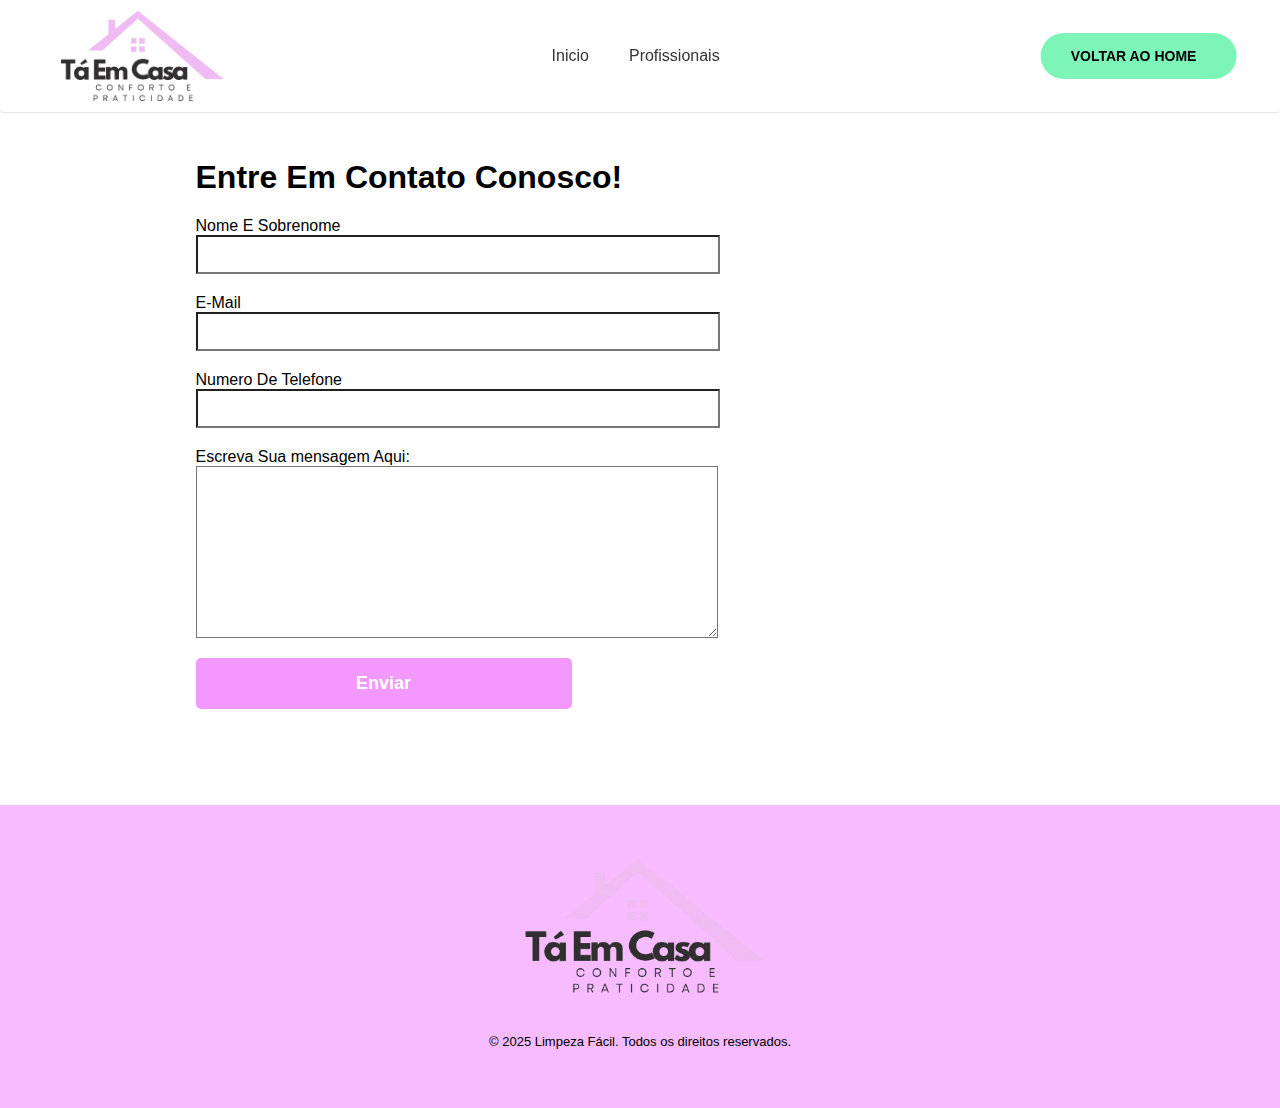
<file: SAC/SAC.html>
<!DOCTYPE html>
<html lang="pt-br">

<head>
  <meta charset="UTF-8">
  <meta name="viewport" content="width=device-width, initial-scale=1.0">
  <title>Como Posso Ajudar? - SAC Tá Em Casa</title>
  <link rel="stylesheet" href="SAC.css">
  <link rel="preconnect" href="https://fonts.googleapis.com">
  <link rel="preconnect" href="https://fonts.gstatic.com" crossorigin>
  <link href="https://fonts.googleapis.com/css2?family=Montserrat:ital,wght@0,100..900;1,100..900&display=swap"
    rel="stylesheet">
</head>

<body>
<header class="navbar">
    <div class="logo">
        <a href="../index.html">
            <img src="../image/logo atualizada.png" alt="Logo tá Em Casa" class="logo-img">
        </a>
    </div>

    <nav class="nav-links">
        <ul>
            

            

           <li><a href="../index.html">Inicio</a></li>

        <li class="has-dropdown">
          <a href="../Serviços/serviços.html">Profissionais<i class="fas fa-chevron-down"></i></a>
          <ul class="dropdown-menu">
            <li><a href="../Sobre Os Profissionais/Camila Souza/index.html">Camila Souza</a></li>
            <li><a href="../Sobre Os Profissionais/Sandra Dos Santos/index.html">Sandra Dos Santos</a></li>
            <li><a href="../Sobre Os Profissionais/João Mendes/index.html">João Mendes</a></li>
            <li><a href="../Sobre Os Profissionais/Ana Maria/index.html">Ana Maria</a></li>
            <li><a href="../Sobre Os Profissionais/Kelly Ribeiro/index.html">Kelly Ribeiro</a></li>
            <li><a href="../Serviços/serviços.html">Ver Todos Os Profissionais</a></li>
          </ul>
        </li>

    
        
    </nav>
    <div class="nav-utility">
        
      
      <a href="../index.html" class="cta-button">
            VOLTAR AO HOME<i class="fas fa-arrow-right"></i>
            </a>
       </div>
</header>

<div class="conteudo-principal-abaixo-menu"></div>
  <main>
    <form action="">
      <div class="teste">
        <h1>Entre Em Contato Conosco!</h1>
        <label for="nomeSobrenome">Nome E Sobrenome</label>
        <input type="text" id="nomeSobrenome" class="input-padrao" required>

        <label for="email">E-Mail</label>
        <input type="email" id="email" class="input-padrao" required>

        <label for="numeroTelefone">Numero De Telefone</label>
        <input type="tel" id="numerotelefone" class="input-padrao" required>

        <label for="mensagem">Escreva Sua mensagem Aqui:</label>
        <textarea name="" id="mensagem" cols="68" rows="10" class="input-padrao"></textarea>


      </div>


      <input type="submit" value="Enviar" class="enviar">






      </fieldset>


    </form>
  </main>
  <footer>
    <div class="container">
      <img src="../image/logo atualizada.png" alt="Logo Ta em Casa" class="logo-footer">
      <p class="copy">&copy; 2025 Limpeza Fácil. Todos os direitos reservados.</p>
    </div>
  </footer>

</body>

</html>
</file>
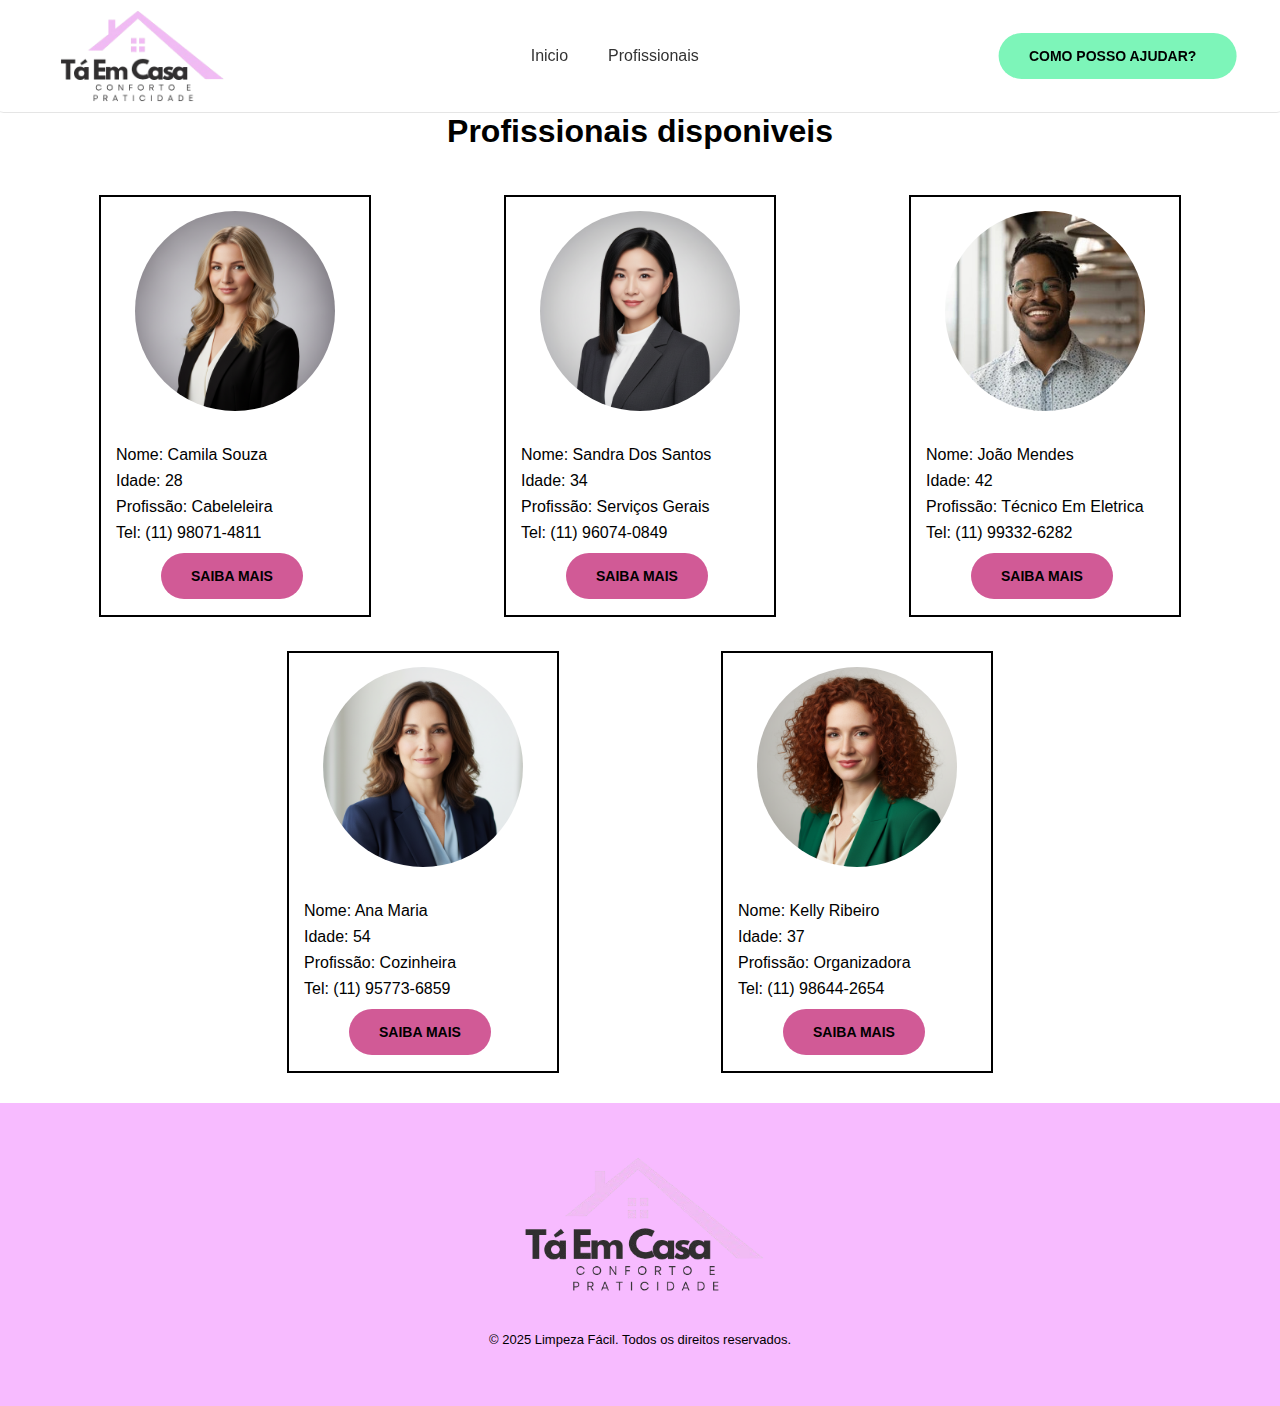
<file: Serviços/serviços.html>
<!DOCTYPE html>
<html lang="pt-br">

<head>
    <meta charset="UTF-8">
    <meta name="viewport" content="width=device-width, initial-scale=1.0">
    <title>Profissionais - SAC Tá Em casa</title>
    <link rel="stylesheet" href="serviços.css">
</head>

<body>
    <header class="navbar">
        <div class="logo">
            <a href="../index.html">
                <img src="../image/logo atualizada.png" alt="Logo tá Em Casa" class="logo-img">
            </a>
        </div>

        <nav class="nav-links">
            <ul>


               <li><a href="../index.html">Inicio</a></li>

        <li class="has-dropdown">
          <a href="serviços.html">Profissionais<i class="fas fa-chevron-down"></i></a>
          <ul class="dropdown-menu">
            <li><a href="../Sobre Os Profissionais/Camila Souza/index.html">Camila Souza</a></li>
            <li><a href="../Sobre Os Profissionais/Sandra Dos Santos/index.html">Sandra Dos Santos</a></li>
            <li><a href="../Sobre Os Profissionais/João Mendes/index.html">João Mendes</a></li>
            <li><a href="../Sobre Os Profissionais/Ana Maria/index.html">Ana Maria</a></li>
            <li><a href="../Sobre Os Profissionais/Kelly Ribeiro/index.html">Kelly Ribeiro</a></li>
          </ul>
        </li>

      

        </nav>
        <div class="nav-utility">


            <a href="SAC/SAC.html" class="cta-button">
                COMO POSSO AJUDAR?<i class="fas fa-arrow-right"></i>
            </a>
        </div>
    </header>
    <div class="conteudo-principal-abaixo-menu"></div>
    <main>
        <div class="titulo">
            <h1>Profissionais disponiveis</h1> <!--Centralizar-->
        </div>
        <div class="container-dos-profissionais-1">
            <div class="bloco-do-profissional">

                <img src="../image/Cabeleleira.png" alt="Foto profissional">
                <ul class="descricao">
                    <li>Nome: Camila Souza</li>
                    <li>Idade: 28</li>
                    <li>Profissão: Cabeleleira</li>
                    <li>Tel: (11) 98071-4811</li>
                </ul>
                <div class="div-botao-contratar">
                    <a href="../Sobre Os Profissionais/Camila Souza/index.html" class="botao-contratar">
                        SAIBA MAIS
                    </a>
                </div>
            </div>
            <div class="bloco-do-profissional">
                <img src="../image/Limpeza.png" alt="Foto profissional">
                <ul class="descricao">
                    <li>Nome: Sandra Dos Santos</li>
                    <li>Idade: 34</li>
                    <li>Profissão: Serviços Gerais</li>
                    <li>Tel: (11) 96074-0849</li>
                </ul>

                <div class="div-botao-contratar">
                    <a href="../Sobre Os Profissionais/Sandra Dos Santos/index.html" class="botao-contratar">
                        SAIBA MAIS
                    </a>
                </div>
            </div>
            <div class="bloco-do-profissional">
                <img src="../image/foto_de_perfil.jpg" alt="Foto profissional">
                <ul class="descricao">
                    <li>Nome: João Mendes</li>
                    <li>Idade: 42</li>
                    <li>Profissão: Técnico Em Eletrica</li>
                    <li>Tel: (11) 99332-6282</li>
                </ul>

                <div class="div-botao-contratar">
                    <a href="../Sobre Os Profissionais/João Mendes/index.html" class="botao-contratar">
                        SAIBA MAIS
                    </a>
                </div>
            </div>
        </div>

        <div class="container-dos-profissionais-2">
            <div class="bloco-do-profissional">
                <img src="../image/Cozinha.png" alt="Foto profissional">
                <ul class="descricao">
                    <li>Nome: Ana Maria</li>
                    <li>Idade: 54</li>
                    <li>Profissão: Cozinheira</li>
                    <li>Tel: (11) 95773-6859</li>
                </ul>

                <div class="div-botao-contratar">
                    <a href="../Sobre Os Profissionais/Ana Maria/index.html" class="botao-contratar">
                        SAIBA MAIS
                    </a>
                </div>
            </div>

             <div class="bloco-do-profissional">
                <img src="../image/Organizadora.png" alt="Foto profissional">
                <ul class="descricao">
                    <li>Nome: Kelly Ribeiro</li>
                    <li>Idade: 37</li>
                    <li>Profissão: Organizadora</li>
                    <li>Tel: (11) 98644-2654</li>
                </ul>

                <div class="div-botao-contratar">
                    <a href="../Sobre Os Profissionais/Kelly Ribeiro/index.html" class="botao-contratar">
                        SAIBA MAIS
                    </a>
                </div>
            </div>
        </div>
    </main>
     <footer>
    <div class="container">
      <img src="../image/logo atualizada.png" alt="Logo ta em casa" class="logo-footer">
      <p class="copy">&copy; 2025 Limpeza Fácil. Todos os direitos reservados.</p>
    </div>
  </footer>
</body>

</html>
</file>
<file: style.css>
body{
font-family: "Montserrat", sans-serif;



}

body,
html, ul {
    margin: 0;
    padding: 0;
}

html{
    height: 100%;
}

body {
    background-color: rgb(255, 255, 255);
    display: flex;
    flex-direction: column;
    min-height: 100%;
}

/*HEADER*/



/* =============================== */
/* AJUSTE GERAL DO SITE */
/* =============================== */
body {
    font-family: Arial, sans-serif;
    background-color: #ffffff; /* fundo branco */
    margin: 0;
    padding: 0;
}

/* Compensa o header fixo */
.conteudo-principal-abaixo-menu {
    margin-top: 113px; /* igual à altura do menu */
    display: block;
}

/* =============================== */
/* NAVBAR FIXA COM BLUR */
/* =============================== */
.navbar {
    position: fixed;
    top: 0;
    left: 50%;
    transform: translateX(-50%);
    width: 101%;
    height: 113px;
    background-color: rgba(255, 255, 255, 0.85);
    backdrop-filter: blur(8px);
    -webkit-backdrop-filter: blur(8px);
    z-index: 1000;

    display: flex;
    justify-content: space-between;
    align-items: center;
    padding: 0 50px;
    border-bottom: 1px solid rgba(0, 0, 0, 0.1);
    border-radius: 10px;
    box-sizing: border-box;
}

/* =============================== */
/* LOGO */
/* =============================== */
.logo-img {
    height: 113px;
    width: auto;
    display: block;
}

/* =============================== */
/* LINKS DO MENU */
/* =============================== */
.nav-links ul {
    list-style: none;
    display: flex;
    gap: 40px;
    margin: 0;
    padding: 0;
}

.nav-links li {
    position: relative;
}

.nav-links a {
    text-decoration: none;
    color: #333;
    font-size: 16px;
    padding: 10px 0;
    display: flex;
    align-items: center;
    transition: color 0.3s;
}

.nav-links a:hover {
    color: black;
}

.nav-links i {
    font-size: 10px;
    margin-left: 5px;
    color: #777;
}

/* =============================== */
/* DROPDOWN MENU */
/* =============================== */
.dropdown-menu {
    display: none !important; /* forçar a ficar escondido */
    position: absolute;
    top: 100%;
    left: 0;
    min-width: 180px;
    background-color: #ffffff;
    border: 1px solid rgba(0, 0, 0, 0.1);
    box-shadow: 0 4px 8px rgba(0, 0, 0, 0.1);
    padding: 10px 0;
    list-style: none;
    z-index: 1001;
    border-radius: 6px;
    opacity: 0;
    visibility: hidden;
    pointer-events: none;
    transition: opacity 0.2s ease, visibility 0.2s ease;
}

/* Mostrar apenas ao passar o mouse */
.nav-links li.has-dropdown:hover > .dropdown-menu {
    display: block !important;
    opacity: 1;
    visibility: visible;
    pointer-events: all;
}

/* Itens do dropdown */
.dropdown-menu li {
    padding: 0 15px;
}

.dropdown-menu li a {
    display: block;
    width: 100%;
    color: #333;
    font-size: 15px;
    padding: 8px 0;
    transition: background-color 0.3s;
}

.dropdown-menu li a:hover {
    background-color: #f0f0f0;
    color: black;
}

/* =============================== */
/* UTILITÁRIOS (IDIOMA E BOTÃO CTA) */
/* =============================== */
.nav-utility {
    display: flex;
    align-items: center;
    gap: 30px;
}

.language-selector {
    text-decoration: none;
    color: #333;
    font-size: 16px;
    display: flex;
    align-items: center;
    transition: color 0.3s;
}

.language-selector:hover {
    color: black;
}

.language-selector i {
    font-size: 10px;
    margin-left: 5px;
    color: #777;
}

.cta-button {
    
    background-color: rgb(125, 245, 185);
    color: rgb(0, 0, 0);
    padding: 15px 30px;
    border-radius: 40px;
    display: flex;
    align-items: center;
    font-weight: bold;
    text-decoration: none;
    transition: background-color 0.3s, transform 0.2s;
    font-size: 14px;
}

.cta-button:hover {
    background-color: rgb(0, 255, 128);
    transform: translateY(-2px);
}

.cta-button i {
    font-size: 16px;
    margin-left: 10px;
    transition: transform 0.3s;
}

.cta-button:hover i {
    transform: translateX(3px);
}



/*MAIN*/
.margin-left {
    margin-left: 85px;
}

.negrito{
    font-weight: bold;
}
.botao-agendamento{
  background-color: rgb(232, 59, 255);
    color: white;
    padding: 15px 30px;
    border-radius: 40px;
    display: flex;
    align-items: center;
    font-weight: bold;
    text-decoration: none;
    transition: background-color 0.3s, transform 0.2s;
    font-size: 14px;
   margin: 4px 0 0 -11px;
   width: 12%;
   transition: 1s;

}
.botao-agendamento:hover{
background-color: rgb(242, 145, 255);
cursor: pointer;

}

.bem-vindo ul li{
    list-style: none;
    font-size: 18px;
}

.bem-vindo h2{
    font-size: 30px;
    margin-bottom: 30px;
}

section .bem-vindo{
    display: flex;
}

.container-caixa{
    display: flex;
    
}

.container-texto-bemvindo{
    width: 0 500px;
}

.container-texto-bemvindo ul{
    margin-bottom: 30px;
}

.imagem-bemvindo{
width: 375px;
margin: 0 0 0 0;
padding: 0 0 0 0;
}

hr{
    margin: 0;
}

.como-funciona{
    margin-bottom: 30px;
}

.como-funciona h3{
    text-align: center;
font-size: 34px;

}

.container-blocos{
    display: flex;
    margin: 0 30px;
}


.bloco{
padding: 16px;
border: 0.5px solid rgb(201, 201, 201);
border-radius: 10px;
width: 23%;
margin:0 10px;
font-family: 'Times New Roman', Times, serif;
}

.bloco h4{
margin-left: 5px;
font-size: 115%;

}
.bloco p{
margin-left: 5px;
color: #676767;

}

.sobre{
    margin: 0 30px;
    display: flex;
    justify-content: space-between;
}

.img-sobre img{
width: 554px;
margin: 36px 0 31px 0;
border: 2px solid black;
border-radius: 25px;
}

.descricao-sobre{
    margin: 65px 226px 0px 185px;
   text-align: center;
   font-size: 20px;
}
.descricao-sobre p{
   font-family: 'Times New Roman', Times, serif;
}

.botao-sobre{
  background-color: rgb(125, 245, 185);
    color: rgb(0, 0, 0);
    padding: 20px 30px;
    border-radius: 40px;
    display: flex;
    align-items: center;
    font-weight: bold;
    text-decoration: none;
    transition: background-color 0.3s, transform 0.2s;
    font-size: 14px;
    padding-left: 70px;
    
}

.botao-sobre:hover{
background-color: rgb(0, 255, 128);
    transform: translateY(-2px);
    


}



/*FOOTER*/
footer {
    background: rgb(247, 187, 255);
    text-align: center;
   padding: 39px 0;
    margin-top: 30px;
    
}

.logo-footer{
width: 281px;


}

.copy{
color: #000000;
font-size: 13px;
margin: 20px 0;



}
</file>
<file: Sobre Os Profissionais/Ana Maria/style.css>
body{
font-family: "Montserrat", sans-serif;



}

body,
html, ul {
    margin: 0;
    padding: 0;
}

html{
    height: 100%;
}

body {
    background-color: rgb(255, 255, 255);
    display: flex;
    flex-direction: column;
    min-height: 100%;
}

/*HEADER*/



/* =============================== */
/* AJUSTE GERAL DO SITE */
/* =============================== */
body {
    font-family: Arial, sans-serif;
    background-color: #ffffff; /* fundo branco */
    margin: 0;
    padding: 0;
}

/* Compensa o header fixo */
.conteudo-principal-abaixo-menu {
    margin-top: 113px; /* igual à altura do menu */
    display: block;
}

/* =============================== */
/* NAVBAR FIXA COM BLUR */
/* =============================== */
.navbar {
    position: fixed;
    top: 0;
    left: 50%;
    transform: translateX(-50%);
    width: 101%;
    height: 113px;
    background-color: rgba(255, 255, 255, 0.85);
    backdrop-filter: blur(8px);
    -webkit-backdrop-filter: blur(8px);
    z-index: 1000;

    display: flex;
    justify-content: space-between;
    align-items: center;
    padding: 0 50px;
    border-bottom: 1px solid rgba(0, 0, 0, 0.1);
    border-radius: 10px;
    box-sizing: border-box;
}

/* =============================== */
/* LOGO */
/* =============================== */
.logo-img {
    height: 113px;
    width: auto;
    display: block;
}

/* =============================== */
/* LINKS DO MENU */
/* =============================== */
.nav-links ul {
    list-style: none;
    display: flex;
    gap: 40px;
    margin: 0;
    padding: 0;
}

.nav-links li {
    position: relative;
}

.nav-links a {
    text-decoration: none;
    color: #333;
    font-size: 16px;
    padding: 10px 0;
    display: flex;
    align-items: center;
    transition: color 0.3s;
}

.nav-links a:hover {
    color: black;
}

.nav-links i {
    font-size: 10px;
    margin-left: 5px;
    color: #777;
}

/* =============================== */
/* DROPDOWN MENU */
/* =============================== */
.dropdown-menu {
    display: none !important; /* forçar a ficar escondido */
    position: absolute;
    top: 100%;
    left: 0;
    min-width: 180px;
    background-color: #ffffff;
    border: 1px solid rgba(0, 0, 0, 0.1);
    box-shadow: 0 4px 8px rgba(0, 0, 0, 0.1);
    padding: 10px 0;
    list-style: none;
    z-index: 1001;
    border-radius: 6px;
    opacity: 0;
    visibility: hidden;
    pointer-events: none;
    transition: opacity 0.2s ease, visibility 0.2s ease;
}

/* Mostrar apenas ao passar o mouse */
.nav-links li.has-dropdown:hover > .dropdown-menu {
    display: block !important;
    opacity: 1;
    visibility: visible;
    pointer-events: all;
}

/* Itens do dropdown */
.dropdown-menu li {
    padding: 0 15px;
}

.dropdown-menu li a {
    display: block;
    width: 100%;
    color: #333;
    font-size: 15px;
    padding: 8px 0;
    transition: background-color 0.3s;
}

.dropdown-menu li a:hover {
    background-color: #f0f0f0;
    color: black;
}

/* =============================== */
/* UTILITÁRIOS (IDIOMA E BOTÃO CTA) */
/* =============================== */
.nav-utility {
    display: flex;
    align-items: center;
    gap: 30px;
}

.language-selector {
    text-decoration: none;
    color: #333;
    font-size: 16px;
    display: flex;
    align-items: center;
    transition: color 0.3s;
}

.language-selector:hover {
    color: black;
}

.language-selector i {
    font-size: 10px;
    margin-left: 5px;
    color: #777;
}

.cta-button {
    
    background-color: rgb(125, 245, 185);
    color: rgb(0, 0, 0);
    padding: 15px 30px;
    border-radius: 40px;
    display: flex;
    align-items: center;
    font-weight: bold;
    text-decoration: none;
    transition: background-color 0.3s, transform 0.2s;
    font-size: 14px;
}

.cta-button:hover {
    background-color: rgb(0, 255, 128);
    transform: translateY(-2px);
}

.cta-button i {
    font-size: 16px;
    margin-left: 10px;
    transition: transform 0.3s;
}

.cta-button:hover i {
    transform: translateX(3px);
}
/* MAIN */

/* Definição de Variáveis de Cores */
:root {
    --primary-color: #007bff; /* Azul primário */
    --secondary-color: #28a745; /* Verde para contato */
    --background-color: #f4f7f9;
    --text-color: #333;
    --shadow: 0 4px 12px rgba(0, 0, 0, 0.15); /* Sombra mais forte */
}

/* Estilos Gerais */
body {
    /* Mantendo a fonte original para o corpo */
    font-family: 'Segoe UI', Tahoma, Geneva, Verdana, sans-serif;
    margin: 0;
    padding: 0;
    background-color: var(--background-color);
    color: var(--text-color);
    line-height: 1.6;
}

/* O .container estiliza o elemento <main> no HTML */
.container {
    max-width: 900px;
    margin: 30px auto;
    padding: 30px;
    background-color: #ffffff;
    border-radius: 12px;
    box-shadow: var(--shadow);
}

/* --- Cabeçalho e Foto de Perfil (Header) --- */
.header {
    text-align: center;
    padding: 20px 0;
    border-bottom: 2px solid #eee;
    margin-bottom: 20px;
}

.profile-pic {
    width: 180px;
    height: 180px;
    border-radius: 50%; /* Torna a imagem perfeitamente redonda */
    object-fit: cover;
    border: 6px solid var(--primary-color); /* Borda destacada */
    margin-bottom: 15px;
    transition: transform 0.3s ease; /* Efeito de transição */
}

.profile-pic:hover {
    transform: scale(1.05); /* Pequeno zoom ao passar o mouse */
}

h1 {
    color: var(--primary-color);
    margin: 10px 0 5px 0;
    font-size: 2.5em;
}

.profession {
    color: #6c757d;
    font-size: 1.3em;
    font-weight: 600;
}

/* --- Seções de Conteúdo --- */
.content-section {
    padding: 20px 0;
}

.section-title {
    color: var(--primary-color);
    border-left: 5px solid var(--primary-color);
    padding-left: 15px;
    margin-bottom: 20px;
    font-size: 1.6em;
    font-weight: 700;
}
.div-botao-contratar{
 margin: 0px 60px;
}

.botao-contratar{
 background-color: rgb(93, 255, 233);
    color: rgb(0, 0, 0);
    padding: 16px 76px 14px 78px;
    border-radius: 40px;
    align-items: center;
    font-weight: bold;
    text-decoration: none;
    transition: background-color 0.3s, transform 0.2s;
    font-size: 14px;
    margin: 0 0 0 294px;
   position: 0 0 0 0 ;


}


.section-title.secondary {
    color: var(--secondary-color);
    border-left-color: var(--secondary-color);
}

.sub-title {
    font-size: 1.3em;
    margin-top: 25px;
    margin-bottom: 10px;
    border: none;
    padding-left: 0;
    color: var(--text-color);
}

ul {
    /* Lista sem marcador padrão */
    list-style-type: disc; /* Usando o marcador de disco padrão, que é sutil */
    padding-left: 20px;
}

ul li {
    /* REMOVENDO a imagem SVG que criava o "negocinho azul" */
    background: none; 
    background-size: initial;
    padding-left: 0; 
    margin-bottom: 8px;
}

/* --- Informações de Contato --- */
.contact-info p {
    margin: 10px 0;
    display: flex;
    align-items: center;
}

.contact-info p strong {
    margin-right: 15px;
    color: var(--primary-color);
    min-width: 120px;
    font-weight: 700;
}

.contact-info a {
    color: var(--secondary-color);
    text-decoration: none;
    font-weight: 600;
    transition: color 0.3s;
}

.contact-info a:hover {
    color: var(--primary-color);
    text-decoration: underline;
}

/* --- Tabela de Valores --- */
.values-table {
    width: 100%;
    border-collapse: collapse;
    margin-top: 15px;
    box-shadow: 0 2px 4px rgba(0, 0, 0, 0.05);
}

.values-table th, .values-table td {
    border: 1px solid #ddd;
    padding: 15px;
    text-align: left;
}

.values-table th {
    background-color: var(--primary-color);
    color: white;
    font-weight: 700;
    text-transform: uppercase;
}

.values-table tr:nth-child(even) {
    background-color: #f8f8f8;
}

.values-table td:last-child {
    font-weight: 700;
    color: var(--secondary-color);
}

/* Responsividade */
@media (max-width: 768px) {
    .container {
        margin: 15px;
        padding: 20px;
    }
    h1 {
        font-size: 2em;
    }
    .profile-pic {
        width: 140px;
        height: 140px;
    }
    
    /* Quebra de Tabela para Responsividade */
    .values-table, .values-table thead, .values-table tbody, .values-table th, .values-table td, .values-table tr {
        display: block;
    }
    .values-table thead tr {
        position: absolute;
        top: -9999px;
        left: -9999px;
    }
    .values-table tr {
        border: 1px solid #ccc;
        margin-bottom: 15px;
        border-radius: 5px;
        overflow: hidden; 
    }
    .values-table td {
        border: none;
        border-bottom: 1px solid #eee;
        position: relative;
        padding-left: 55%; 
        text-align: right;
    }
    .values-table td:before {
        content: attr(data-label);
        position: absolute;
        left: 10px;
        width: 40%;
        padding-right: 10px;
        white-space: nowrap;
        text-align: left;
        font-weight: 600;
        color: var(--primary-color);
    }
    .values-table td:last-child {
        border-bottom: 0;
    }
}

/* FOOTER */

footer {
    background: rgb(247, 187, 255);
    text-align: center;
   padding: 39px 0;
    margin-top: 30px;
    
}

.logo-footer{
width: 281px;


}

.copy{
color: #000000;
font-size: 13px;
margin: 20px 0;

}
</file>
<file: Sobre Os Profissionais/Camila Souza/style.css>
body{
font-family: "Montserrat", sans-serif;



}

body,
html, ul {
    margin: 0;
    padding: 0;
}

html{
    height: 100%;
}

body {
    background-color: rgb(255, 255, 255);
    display: flex;
    flex-direction: column;
    min-height: 100%;
}

/*HEADER*/



/* =============================== */
/* AJUSTE GERAL DO SITE */
/* =============================== */
body {
    font-family: Arial, sans-serif;
    background-color: #ffffff; /* fundo branco */
    margin: 0;
    padding: 0;
}

/* Compensa o header fixo */
.conteudo-principal-abaixo-menu {
    margin-top: 113px; /* igual à altura do menu */
    display: block;
}

/* =============================== */
/* NAVBAR FIXA COM BLUR */
/* =============================== */
.navbar {
    position: fixed;
    top: 0;
    left: 50%;
    transform: translateX(-50%);
    width: 101%;
    height: 113px;
    background-color: rgba(255, 255, 255, 0.85);
    backdrop-filter: blur(8px);
    -webkit-backdrop-filter: blur(8px);
    z-index: 1000;

    display: flex;
    justify-content: space-between;
    align-items: center;
    padding: 0 50px;
    border-bottom: 1px solid rgba(0, 0, 0, 0.1);
    border-radius: 10px;
    box-sizing: border-box;
}

/* =============================== */
/* LOGO */
/* =============================== */
.logo-img {
    height: 113px;
    width: auto;
    display: block;
}

/* =============================== */
/* LINKS DO MENU */
/* =============================== */
.nav-links ul {
    list-style: none;
    display: flex;
    gap: 40px;
    margin: 0;
    padding: 0;
}

.nav-links li {
    position: relative;
}

.nav-links a {
    text-decoration: none;
    color: #333;
    font-size: 16px;
    padding: 10px 0;
    display: flex;
    align-items: center;
    transition: color 0.3s;
}

.nav-links a:hover {
    color: black;
}

.nav-links i {
    font-size: 10px;
    margin-left: 5px;
    color: #777;
}

/* =============================== */
/* DROPDOWN MENU */
/* =============================== */
.dropdown-menu {
    display: none !important; /* forçar a ficar escondido */
    position: absolute;
    top: 100%;
    left: 0;
    min-width: 180px;
    background-color: #ffffff;
    border: 1px solid rgba(0, 0, 0, 0.1);
    box-shadow: 0 4px 8px rgba(0, 0, 0, 0.1);
    padding: 10px 0;
    list-style: none;
    z-index: 1001;
    border-radius: 6px;
    opacity: 0;
    visibility: hidden;
    pointer-events: none;
    transition: opacity 0.2s ease, visibility 0.2s ease;
}

/* Mostrar apenas ao passar o mouse */
.nav-links li.has-dropdown:hover > .dropdown-menu {
    display: block !important;
    opacity: 1;
    visibility: visible;
    pointer-events: all;
}

/* Itens do dropdown */
.dropdown-menu li {
    padding: 0 15px;
}

.dropdown-menu li a {
    display: block;
    width: 100%;
    color: #333;
    font-size: 15px;
    padding: 8px 0;
    transition: background-color 0.3s;
}

.dropdown-menu li a:hover {
    background-color: #f0f0f0;
    color: black;
}

/* =============================== */
/* UTILITÁRIOS (IDIOMA E BOTÃO CTA) */
/* =============================== */
.nav-utility {
    display: flex;
    align-items: center;
    gap: 30px;
}

.language-selector {
    text-decoration: none;
    color: #333;
    font-size: 16px;
    display: flex;
    align-items: center;
    transition: color 0.3s;
}

.language-selector:hover {
    color: black;
}

.language-selector i {
    font-size: 10px;
    margin-left: 5px;
    color: #777;
}

.cta-button {
    
    background-color: rgb(125, 245, 185);
    color: rgb(0, 0, 0);
    padding: 15px 30px;
    border-radius: 40px;
    display: flex;
    align-items: center;
    font-weight: bold;
    text-decoration: none;
    transition: background-color 0.3s, transform 0.2s;
    font-size: 14px;
}

.cta-button:hover {
    background-color: rgb(0, 255, 128);
    transform: translateY(-2px);
}

.cta-button i {
    font-size: 16px;
    margin-left: 10px;
    transition: transform 0.3s;
}

.cta-button:hover i {
    transform: translateX(3px);
}
/* MAIN */

/* Definição de Variáveis de Cores */
:root {
    --primary-color: #007bff; /* Azul primário */
    --secondary-color: #28a745; /* Verde para contato */
    --background-color: #f4f7f9;
    --text-color: #333;
    --shadow: 0 4px 12px rgba(0, 0, 0, 0.15); /* Sombra mais forte */
}

/* Estilos Gerais */
body {
    /* Mantendo a fonte original para o corpo */
    font-family: 'Segoe UI', Tahoma, Geneva, Verdana, sans-serif;
    margin: 0;
    padding: 0;
    background-color: var(--background-color);
    color: var(--text-color);
    line-height: 1.6;
}

/* O .container estiliza o elemento <main> no HTML */
.container {
    max-width: 900px;
    margin: 30px auto;
    padding: 30px;
    background-color: #ffffff;
    border-radius: 12px;
    box-shadow: var(--shadow);
}

/* --- Cabeçalho e Foto de Perfil (Header) --- */
.header {
    text-align: center;
    padding: 20px 0;
    border-bottom: 2px solid #eee;
    margin-bottom: 20px;
}

.profile-pic {
    width: 180px;
    height: 180px;
    border-radius: 50%; /* Torna a imagem perfeitamente redonda */
    object-fit: cover;
    border: 6px solid var(--primary-color); /* Borda destacada */
    margin-bottom: 15px;
    transition: transform 0.3s ease; /* Efeito de transição */
}

.profile-pic:hover {
    transform: scale(1.05); /* Pequeno zoom ao passar o mouse */
}

h1 {
    color: var(--primary-color);
    margin: 10px 0 5px 0;
    font-size: 2.5em;
}

.profession {
    color: #6c757d;
    font-size: 1.3em;
    font-weight: 600;
}

/* --- Seções de Conteúdo --- */
.content-section {
    padding: 20px 0;
}

.section-title {
    color: var(--primary-color);
    border-left: 5px solid var(--primary-color);
    padding-left: 15px;
    margin-bottom: 20px;
    font-size: 1.6em;
    font-weight: 700;
}
.div-botao-contratar{
 margin: 0px 60px;
}

.botao-contratar{
 background-color: rgb(93, 255, 233);
    color: rgb(0, 0, 0);
    padding: 16px 76px 14px 78px;
    border-radius: 40px;
    align-items: center;
    font-weight: bold;
    text-decoration: none;
    transition: background-color 0.3s, transform 0.2s;
    font-size: 14px;
    margin: 0 0 0 294px;
   position: 0 0 0 0 ;


}

.section-title.secondary {
    color: var(--secondary-color);
    border-left-color: var(--secondary-color);
}

.sub-title {
    font-size: 1.3em;
    margin-top: 25px;
    margin-bottom: 10px;
    border: none;
    padding-left: 0;
    color: var(--text-color);
}

ul {
    /* Lista sem marcador padrão */
    list-style-type: disc; /* Usando o marcador de disco padrão, que é sutil */
    padding-left: 20px;
}

ul li {
    /* REMOVENDO a imagem SVG que criava o "negocinho azul" */
    background: none; 
    background-size: initial;
    padding-left: 0; 
    margin-bottom: 8px;
}

/* --- Informações de Contato --- */
.contact-info p {
    margin: 10px 0;
    display: flex;
    align-items: center;
}

.contact-info p strong {
    margin-right: 15px;
    color: var(--primary-color);
    min-width: 120px;
    font-weight: 700;
}

.contact-info a {
    color: var(--secondary-color);
    text-decoration: none;
    font-weight: 600;
    transition: color 0.3s;
}

.contact-info a:hover {
    color: var(--primary-color);
    text-decoration: underline;
}

/* --- Tabela de Valores --- */
.values-table {
    width: 100%;
    border-collapse: collapse;
    margin-top: 15px;
    box-shadow: 0 2px 4px rgba(0, 0, 0, 0.05);
}

.values-table th, .values-table td {
    border: 1px solid #ddd;
    padding: 15px;
    text-align: left;
}

.values-table th {
    background-color: var(--primary-color);
    color: white;
    font-weight: 700;
    text-transform: uppercase;
}

.values-table tr:nth-child(even) {
    background-color: #f8f8f8;
}

.values-table td:last-child {
    font-weight: 700;
    color: var(--secondary-color);
}

/* Responsividade */
@media (max-width: 768px) {
    .container {
        margin: 15px;
        padding: 20px;
    }
    h1 {
        font-size: 2em;
    }
    .profile-pic {
        width: 140px;
        height: 140px;
    }
    
    /* Quebra de Tabela para Responsividade */
    .values-table, .values-table thead, .values-table tbody, .values-table th, .values-table td, .values-table tr {
        display: block;
    }
    .values-table thead tr {
        position: absolute;
        top: -9999px;
        left: -9999px;
    }
    .values-table tr {
        border: 1px solid #ccc;
        margin-bottom: 15px;
        border-radius: 5px;
        overflow: hidden; 
    }
    .values-table td {
        border: none;
        border-bottom: 1px solid #eee;
        position: relative;
        padding-left: 55%; 
        text-align: right;
    }
    .values-table td:before {
        content: attr(data-label);
        position: absolute;
        left: 10px;
        width: 40%;
        padding-right: 10px;
        white-space: nowrap;
        text-align: left;
        font-weight: 600;
        color: var(--primary-color);
    }
    .values-table td:last-child {
        border-bottom: 0;
    }
}

/* FOOTER */

footer {
    background: rgb(247, 187, 255);
    text-align: center;
   padding: 39px 0;
    margin-top: 30px;
    
}

.logo-footer{
width: 281px;


}

.copy{
color: #000000;
font-size: 13px;
margin: 20px 0;

}
</file>
<file: Sobre Os Profissionais/João Mendes/style.css>
body{
font-family: "Montserrat", sans-serif;



}

body,
html, ul {
    margin: 0;
    padding: 0;
}

html{
    height: 100%;
}

body {
    background-color: rgb(255, 255, 255);
    display: flex;
    flex-direction: column;
    min-height: 100%;
}

/*HEADER*/



/* =============================== */
/* AJUSTE GERAL DO SITE */
/* =============================== */
body {
    font-family: Arial, sans-serif;
    background-color: #ffffff; /* fundo branco */
    margin: 0;
    padding: 0;
}

/* Compensa o header fixo */
.conteudo-principal-abaixo-menu {
    margin-top: 113px; /* igual à altura do menu */
    display: block;
}

/* =============================== */
/* NAVBAR FIXA COM BLUR */
/* =============================== */
.navbar {
    position: fixed;
    top: 0;
    left: 50%;
    transform: translateX(-50%);
    width: 101%;
    height: 113px;
    background-color: rgba(255, 255, 255, 0.85);
    backdrop-filter: blur(8px);
    -webkit-backdrop-filter: blur(8px);
    z-index: 1000;

    display: flex;
    justify-content: space-between;
    align-items: center;
    padding: 0 50px;
    border-bottom: 1px solid rgba(0, 0, 0, 0.1);
    border-radius: 10px;
    box-sizing: border-box;
}

/* =============================== */
/* LOGO */
/* =============================== */
.logo-img {
    height: 113px;
    width: auto;
    display: block;
}

/* =============================== */
/* LINKS DO MENU */
/* =============================== */
.nav-links ul {
    list-style: none;
    display: flex;
    gap: 40px;
    margin: 0;
    padding: 0;
}

.nav-links li {
    position: relative;
}

.nav-links a {
    text-decoration: none;
    color: #333;
    font-size: 16px;
    padding: 10px 0;
    display: flex;
    align-items: center;
    transition: color 0.3s;
}

.nav-links a:hover {
    color: black;
}

.nav-links i {
    font-size: 10px;
    margin-left: 5px;
    color: #777;
}

/* =============================== */
/* DROPDOWN MENU */
/* =============================== */
.dropdown-menu {
    display: none !important; /* forçar a ficar escondido */
    position: absolute;
    top: 100%;
    left: 0;
    min-width: 180px;
    background-color: #ffffff;
    border: 1px solid rgba(0, 0, 0, 0.1);
    box-shadow: 0 4px 8px rgba(0, 0, 0, 0.1);
    padding: 10px 0;
    list-style: none;
    z-index: 1001;
    border-radius: 6px;
    opacity: 0;
    visibility: hidden;
    pointer-events: none;
    transition: opacity 0.2s ease, visibility 0.2s ease;
}

/* Mostrar apenas ao passar o mouse */
.nav-links li.has-dropdown:hover > .dropdown-menu {
    display: block !important;
    opacity: 1;
    visibility: visible;
    pointer-events: all;
}

/* Itens do dropdown */
.dropdown-menu li {
    padding: 0 15px;
}

.dropdown-menu li a {
    display: block;
    width: 100%;
    color: #333;
    font-size: 15px;
    padding: 8px 0;
    transition: background-color 0.3s;
}

.dropdown-menu li a:hover {
    background-color: #f0f0f0;
    color: black;
}

/* =============================== */
/* UTILITÁRIOS (IDIOMA E BOTÃO CTA) */
/* =============================== */
.nav-utility {
    display: flex;
    align-items: center;
    gap: 30px;
}

.language-selector {
    text-decoration: none;
    color: #333;
    font-size: 16px;
    display: flex;
    align-items: center;
    transition: color 0.3s;
}

.language-selector:hover {
    color: black;
}

.language-selector i {
    font-size: 10px;
    margin-left: 5px;
    color: #777;
}

.cta-button {
    
    background-color: rgb(125, 245, 185);
    color: rgb(0, 0, 0);
    padding: 15px 30px;
    border-radius: 40px;
    display: flex;
    align-items: center;
    font-weight: bold;
    text-decoration: none;
    transition: background-color 0.3s, transform 0.2s;
    font-size: 14px;
}

.cta-button:hover {
    background-color: rgb(0, 255, 128);
    transform: translateY(-2px);
}

.cta-button i {
    font-size: 16px;
    margin-left: 10px;
    transition: transform 0.3s;
}

.cta-button:hover i {
    transform: translateX(3px);
}
/* MAIN */

/* Definição de Variáveis de Cores */
:root {
    --primary-color: #007bff; /* Azul primário */
    --secondary-color: #28a745; /* Verde para contato */
    --background-color: #f4f7f9;
    --text-color: #333;
    --shadow: 0 4px 12px rgba(0, 0, 0, 0.15); /* Sombra mais forte */
}

/* Estilos Gerais */
body {
    /* Mantendo a fonte original para o corpo */
    font-family: 'Segoe UI', Tahoma, Geneva, Verdana, sans-serif;
    margin: 0;
    padding: 0;
    background-color: var(--background-color);
    color: var(--text-color);
    line-height: 1.6;
}

/* O .container estiliza o elemento <main> no HTML */
.container {
    max-width: 900px;
    margin: 30px auto;
    padding: 30px;
    background-color: #ffffff;
    border-radius: 12px;
    box-shadow: var(--shadow);
}

/* --- Cabeçalho e Foto de Perfil (Header) --- */
.header {
    text-align: center;
    padding: 20px 0;
    border-bottom: 2px solid #eee;
    margin-bottom: 20px;
}

.profile-pic {
    width: 180px;
    height: 180px;
    border-radius: 50%; /* Torna a imagem perfeitamente redonda */
    object-fit: cover;
    border: 6px solid var(--primary-color); /* Borda destacada */
    margin-bottom: 15px;
    transition: transform 0.3s ease; /* Efeito de transição */
}

.profile-pic:hover {
    transform: scale(1.05); /* Pequeno zoom ao passar o mouse */
}

h1 {
    color: var(--primary-color);
    margin: 10px 0 5px 0;
    font-size: 2.5em;
}

.profession {
    color: #6c757d;
    font-size: 1.3em;
    font-weight: 600;
}

/* --- Seções de Conteúdo --- */
.content-section {
    padding: 20px 0;
}

.section-title {
    color: var(--primary-color);
    border-left: 5px solid var(--primary-color);
    padding-left: 15px;
    margin-bottom: 20px;
    font-size: 1.6em;
    font-weight: 700;
}
.div-botao-contratar{
 margin: 0px 60px;
}

.botao-contratar{
 background-color: rgb(93, 255, 233);
    color: rgb(0, 0, 0);
    padding: 16px 76px 14px 78px;
    border-radius: 40px;
    align-items: center;
    font-weight: bold;
    text-decoration: none;
    transition: background-color 0.3s, transform 0.2s;
    font-size: 14px;
    margin: 0 0 0 294px;
   position: 0 0 0 0 ;


}

.section-title.secondary {
    color: var(--secondary-color);
    border-left-color: var(--secondary-color);
}

.sub-title {
    font-size: 1.3em;
    margin-top: 25px;
    margin-bottom: 10px;
    border: none;
    padding-left: 0;
    color: var(--text-color);
}

ul {
    /* Lista sem marcador padrão */
    list-style-type: disc; /* Usando o marcador de disco padrão, que é sutil */
    padding-left: 20px;
}

ul li {
    /* REMOVENDO a imagem SVG que criava o "negocinho azul" */
    background: none; 
    background-size: initial;
    padding-left: 0; 
    margin-bottom: 8px;
}

/* --- Informações de Contato --- */
.contact-info p {
    margin: 10px 0;
    display: flex;
    align-items: center;
}

.contact-info p strong {
    margin-right: 15px;
    color: var(--primary-color);
    min-width: 120px;
    font-weight: 700;
}

.contact-info a {
    color: var(--secondary-color);
    text-decoration: none;
    font-weight: 600;
    transition: color 0.3s;
}

.contact-info a:hover {
    color: var(--primary-color);
    text-decoration: underline;
}

/* --- Tabela de Valores --- */
.values-table {
    width: 100%;
    border-collapse: collapse;
    margin-top: 15px;
    box-shadow: 0 2px 4px rgba(0, 0, 0, 0.05);
}

.values-table th, .values-table td {
    border: 1px solid #ddd;
    padding: 15px;
    text-align: left;
}

.values-table th {
    background-color: var(--primary-color);
    color: white;
    font-weight: 700;
    text-transform: uppercase;
}

.values-table tr:nth-child(even) {
    background-color: #f8f8f8;
}

.values-table td:last-child {
    font-weight: 700;
    color: var(--secondary-color);
}

/* Responsividade */
@media (max-width: 768px) {
    .container {
        margin: 15px;
        padding: 20px;
    }
    h1 {
        font-size: 2em;
    }
    .profile-pic {
        width: 140px;
        height: 140px;
    }
    
    /* Quebra de Tabela para Responsividade */
    .values-table, .values-table thead, .values-table tbody, .values-table th, .values-table td, .values-table tr {
        display: block;
    }
    .values-table thead tr {
        position: absolute;
        top: -9999px;
        left: -9999px;
    }
    .values-table tr {
        border: 1px solid #ccc;
        margin-bottom: 15px;
        border-radius: 5px;
        overflow: hidden; 
    }
    .values-table td {
        border: none;
        border-bottom: 1px solid #eee;
        position: relative;
        padding-left: 55%; 
        text-align: right;
    }
    .values-table td:before {
        content: attr(data-label);
        position: absolute;
        left: 10px;
        width: 40%;
        padding-right: 10px;
        white-space: nowrap;
        text-align: left;
        font-weight: 600;
        color: var(--primary-color);
    }
    .values-table td:last-child {
        border-bottom: 0;
    }
}

/* FOOTER */

footer {
    background: rgb(247, 187, 255);
    text-align: center;
   padding: 39px 0;
    margin-top: 30px;
    
}

.logo-footer{
width: 281px;


}

.copy{
color: #000000;
font-size: 13px;
margin: 20px 0;

}
</file>
<file: Sobre Os Profissionais/Kelly Ribeiro/style.css>
body{
font-family: "Montserrat", sans-serif;



}

body,
html, ul {
    margin: 0;
    padding: 0;
}

html{
    height: 100%;
}

body {
    background-color: rgb(255, 255, 255);
    display: flex;
    flex-direction: column;
    min-height: 100%;
}

/*HEADER*/



/* =============================== */
/* AJUSTE GERAL DO SITE */
/* =============================== */
body {
    font-family: Arial, sans-serif;
    background-color: #ffffff; /* fundo branco */
    margin: 0;
    padding: 0;
}

/* Compensa o header fixo */
.conteudo-principal-abaixo-menu {
    margin-top: 113px; /* igual à altura do menu */
    display: block;
}

/* =============================== */
/* NAVBAR FIXA COM BLUR */
/* =============================== */
.navbar {
    position: fixed;
    top: 0;
    left: 50%;
    transform: translateX(-50%);
    width: 101%;
    height: 113px;
    background-color: rgba(255, 255, 255, 0.85);
    backdrop-filter: blur(8px);
    -webkit-backdrop-filter: blur(8px);
    z-index: 1000;

    display: flex;
    justify-content: space-between;
    align-items: center;
    padding: 0 50px;
    border-bottom: 1px solid rgba(0, 0, 0, 0.1);
    border-radius: 10px;
    box-sizing: border-box;
}

/* =============================== */
/* LOGO */
/* =============================== */
.logo-img {
    height: 113px;
    width: auto;
    display: block;
}

/* =============================== */
/* LINKS DO MENU */
/* =============================== */
.nav-links ul {
    list-style: none;
    display: flex;
    gap: 40px;
    margin: 0;
    padding: 0;
}

.nav-links li {
    position: relative;
}

.nav-links a {
    text-decoration: none;
    color: #333;
    font-size: 16px;
    padding: 10px 0;
    display: flex;
    align-items: center;
    transition: color 0.3s;
}

.nav-links a:hover {
    color: black;
}

.nav-links i {
    font-size: 10px;
    margin-left: 5px;
    color: #777;
}

/* =============================== */
/* DROPDOWN MENU */
/* =============================== */
.dropdown-menu {
    display: none !important; /* forçar a ficar escondido */
    position: absolute;
    top: 100%;
    left: 0;
    min-width: 180px;
    background-color: #ffffff;
    border: 1px solid rgba(0, 0, 0, 0.1);
    box-shadow: 0 4px 8px rgba(0, 0, 0, 0.1);
    padding: 10px 0;
    list-style: none;
    z-index: 1001;
    border-radius: 6px;
    opacity: 0;
    visibility: hidden;
    pointer-events: none;
    transition: opacity 0.2s ease, visibility 0.2s ease;
}

/* Mostrar apenas ao passar o mouse */
.nav-links li.has-dropdown:hover > .dropdown-menu {
    display: block !important;
    opacity: 1;
    visibility: visible;
    pointer-events: all;
}

/* Itens do dropdown */
.dropdown-menu li {
    padding: 0 15px;
}

.dropdown-menu li a {
    display: block;
    width: 100%;
    color: #333;
    font-size: 15px;
    padding: 8px 0;
    transition: background-color 0.3s;
}

.dropdown-menu li a:hover {
    background-color: #f0f0f0;
    color: black;
}

/* =============================== */
/* UTILITÁRIOS (IDIOMA E BOTÃO CTA) */
/* =============================== */
.nav-utility {
    display: flex;
    align-items: center;
    gap: 30px;
}

.language-selector {
    text-decoration: none;
    color: #333;
    font-size: 16px;
    display: flex;
    align-items: center;
    transition: color 0.3s;
}

.language-selector:hover {
    color: black;
}

.language-selector i {
    font-size: 10px;
    margin-left: 5px;
    color: #777;
}

.cta-button {
    
    background-color: rgb(125, 245, 185);
    color: rgb(0, 0, 0);
    padding: 15px 30px;
    border-radius: 40px;
    display: flex;
    align-items: center;
    font-weight: bold;
    text-decoration: none;
    transition: background-color 0.3s, transform 0.2s;
    font-size: 14px;
}

.cta-button:hover {
    background-color: rgb(0, 255, 128);
    transform: translateY(-2px);
}

.cta-button i {
    font-size: 16px;
    margin-left: 10px;
    transition: transform 0.3s;
}

.cta-button:hover i {
    transform: translateX(3px);
}
/* MAIN */

/* Definição de Variáveis de Cores */
:root {
    --primary-color: #007bff; /* Azul primário */
    --secondary-color: #28a745; /* Verde para contato */
    --background-color: #f4f7f9;
    --text-color: #333;
    --shadow: 0 4px 12px rgba(0, 0, 0, 0.15); /* Sombra mais forte */
}

/* Estilos Gerais */
body {
    /* Mantendo a fonte original para o corpo */
    font-family: 'Segoe UI', Tahoma, Geneva, Verdana, sans-serif;
    margin: 0;
    padding: 0;
    background-color: var(--background-color);
    color: var(--text-color);
    line-height: 1.6;
}

/* O .container estiliza o elemento <main> no HTML */
.container {
    max-width: 900px;
    margin: 30px auto;
    padding: 30px;
    background-color: #ffffff;
    border-radius: 12px;
    box-shadow: var(--shadow);
}

/* --- Cabeçalho e Foto de Perfil (Header) --- */
.header {
    text-align: center;
    padding: 20px 0;
    border-bottom: 2px solid #eee;
    margin-bottom: 20px;
}

.profile-pic {
    width: 180px;
    height: 180px;
    border-radius: 50%; /* Torna a imagem perfeitamente redonda */
    object-fit: cover;
    border: 6px solid var(--primary-color); /* Borda destacada */
    margin-bottom: 15px;
    transition: transform 0.3s ease; /* Efeito de transição */
}

.profile-pic:hover {
    transform: scale(1.05); /* Pequeno zoom ao passar o mouse */
}

h1 {
    color: var(--primary-color);
    margin: 10px 0 5px 0;
    font-size: 2.5em;
}

.profession {
    color: #6c757d;
    font-size: 1.3em;
    font-weight: 600;
}

/* --- Seções de Conteúdo --- */
.content-section {
    padding: 20px 0;
}

.section-title {
    color: var(--primary-color);
    border-left: 5px solid var(--primary-color);
    padding-left: 15px;
    margin-bottom: 20px;
    font-size: 1.6em;
    font-weight: 700;
}
.div-botao-contratar{
 margin: 0px 60px;
}

.botao-contratar{
 background-color: rgb(93, 255, 233);
    color: rgb(0, 0, 0);
    padding: 16px 76px 14px 78px;
    border-radius: 40px;
    align-items: center;
    font-weight: bold;
    text-decoration: none;
    transition: background-color 0.3s, transform 0.2s;
    font-size: 14px;
    margin: 0 0 0 294px;
   position: 0 0 0 0 ;


}

.section-title.secondary {
    color: var(--secondary-color);
    border-left-color: var(--secondary-color);
}

.sub-title {
    font-size: 1.3em;
    margin-top: 25px;
    margin-bottom: 10px;
    border: none;
    padding-left: 0;
    color: var(--text-color);
}

ul {
    /* Lista sem marcador padrão */
    list-style-type: disc; /* Usando o marcador de disco padrão, que é sutil */
    padding-left: 20px;
}

ul li {
    /* REMOVENDO a imagem SVG que criava o "negocinho azul" */
    background: none; 
    background-size: initial;
    padding-left: 0; 
    margin-bottom: 8px;
}

/* --- Informações de Contato --- */
.contact-info p {
    margin: 10px 0;
    display: flex;
    align-items: center;
}

.contact-info p strong {
    margin-right: 15px;
    color: var(--primary-color);
    min-width: 120px;
    font-weight: 700;
}

.contact-info a {
    color: var(--secondary-color);
    text-decoration: none;
    font-weight: 600;
    transition: color 0.3s;
}

.contact-info a:hover {
    color: var(--primary-color);
    text-decoration: underline;
}

/* --- Tabela de Valores --- */
.values-table {
    width: 100%;
    border-collapse: collapse;
    margin-top: 15px;
    box-shadow: 0 2px 4px rgba(0, 0, 0, 0.05);
}

.values-table th, .values-table td {
    border: 1px solid #ddd;
    padding: 15px;
    text-align: left;
}

.values-table th {
    background-color: var(--primary-color);
    color: white;
    font-weight: 700;
    text-transform: uppercase;
}

.values-table tr:nth-child(even) {
    background-color: #f8f8f8;
}

.values-table td:last-child {
    font-weight: 700;
    color: var(--secondary-color);
}

/* Responsividade */
@media (max-width: 768px) {
    .container {
        margin: 15px;
        padding: 20px;
    }
    h1 {
        font-size: 2em;
    }
    .profile-pic {
        width: 140px;
        height: 140px;
    }
    
    /* Quebra de Tabela para Responsividade */
    .values-table, .values-table thead, .values-table tbody, .values-table th, .values-table td, .values-table tr {
        display: block;
    }
    .values-table thead tr {
        position: absolute;
        top: -9999px;
        left: -9999px;
    }
    .values-table tr {
        border: 1px solid #ccc;
        margin-bottom: 15px;
        border-radius: 5px;
        overflow: hidden; 
    }
    .values-table td {
        border: none;
        border-bottom: 1px solid #eee;
        position: relative;
        padding-left: 55%; 
        text-align: right;
    }
    .values-table td:before {
        content: attr(data-label);
        position: absolute;
        left: 10px;
        width: 40%;
        padding-right: 10px;
        white-space: nowrap;
        text-align: left;
        font-weight: 600;
        color: var(--primary-color);
    }
    .values-table td:last-child {
        border-bottom: 0;
    }
}

/* FOOTER */

footer {
    background: rgb(247, 187, 255);
    text-align: center;
   padding: 39px 0;
    margin-top: 30px;
    
}

.logo-footer{
width: 281px;


}

.copy{
color: #000000;
font-size: 13px;
margin: 20px 0;

}
</file>
<file: Sobre Os Profissionais/Sandra Dos Santos/style.css>
body{
font-family: "Montserrat", sans-serif;



}

body,
html, ul {
    margin: 0;
    padding: 0;
}

html{
    height: 100%;
}

body {
    background-color: rgb(255, 255, 255);
    display: flex;
    flex-direction: column;
    min-height: 100%;
}

/*HEADER*/



/* =============================== */
/* AJUSTE GERAL DO SITE */
/* =============================== */
body {
    font-family: Arial, sans-serif;
    background-color: #ffffff; /* fundo branco */
    margin: 0;
    padding: 0;
}

/* Compensa o header fixo */
.conteudo-principal-abaixo-menu {
    margin-top: 113px; /* igual à altura do menu */
    display: block;
}

/* =============================== */
/* NAVBAR FIXA COM BLUR */
/* =============================== */
.navbar {
    position: fixed;
    top: 0;
    left: 50%;
    transform: translateX(-50%);
    width: 101%;
    height: 113px;
    background-color: rgba(255, 255, 255, 0.85);
    backdrop-filter: blur(8px);
    -webkit-backdrop-filter: blur(8px);
    z-index: 1000;

    display: flex;
    justify-content: space-between;
    align-items: center;
    padding: 0 50px;
    border-bottom: 1px solid rgba(0, 0, 0, 0.1);
    border-radius: 10px;
    box-sizing: border-box;
}

/* =============================== */
/* LOGO */
/* =============================== */
.logo-img {
    height: 113px;
    width: auto;
    display: block;
}

/* =============================== */
/* LINKS DO MENU */
/* =============================== */
.nav-links ul {
    list-style: none;
    display: flex;
    gap: 40px;
    margin: 0;
    padding: 0;
}

.nav-links li {
    position: relative;
}

.nav-links a {
    text-decoration: none;
    color: #333;
    font-size: 16px;
    padding: 10px 0;
    display: flex;
    align-items: center;
    transition: color 0.3s;
}

.nav-links a:hover {
    color: black;
}

.nav-links i {
    font-size: 10px;
    margin-left: 5px;
    color: #777;
}

/* =============================== */
/* DROPDOWN MENU */
/* =============================== */
.dropdown-menu {
    display: none !important; /* forçar a ficar escondido */
    position: absolute;
    top: 100%;
    left: 0;
    min-width: 180px;
    background-color: #ffffff;
    border: 1px solid rgba(0, 0, 0, 0.1);
    box-shadow: 0 4px 8px rgba(0, 0, 0, 0.1);
    padding: 10px 0;
    list-style: none;
    z-index: 1001;
    border-radius: 6px;
    opacity: 0;
    visibility: hidden;
    pointer-events: none;
    transition: opacity 0.2s ease, visibility 0.2s ease;
}

/* Mostrar apenas ao passar o mouse */
.nav-links li.has-dropdown:hover > .dropdown-menu {
    display: block !important;
    opacity: 1;
    visibility: visible;
    pointer-events: all;
}

/* Itens do dropdown */
.dropdown-menu li {
    padding: 0 15px;
}

.dropdown-menu li a {
    display: block;
    width: 100%;
    color: #333;
    font-size: 15px;
    padding: 8px 0;
    transition: background-color 0.3s;
}

.dropdown-menu li a:hover {
    background-color: #f0f0f0;
    color: black;
}

/* =============================== */
/* UTILITÁRIOS (IDIOMA E BOTÃO CTA) */
/* =============================== */
.nav-utility {
    display: flex;
    align-items: center;
    gap: 30px;
}

.language-selector {
    text-decoration: none;
    color: #333;
    font-size: 16px;
    display: flex;
    align-items: center;
    transition: color 0.3s;
}

.language-selector:hover {
    color: black;
}

.language-selector i {
    font-size: 10px;
    margin-left: 5px;
    color: #777;
}

.cta-button {
    
    background-color: rgb(125, 245, 185);
    color: rgb(0, 0, 0);
    padding: 15px 30px;
    border-radius: 40px;
    display: flex;
    align-items: center;
    font-weight: bold;
    text-decoration: none;
    transition: background-color 0.3s, transform 0.2s;
    font-size: 14px;
}

.cta-button:hover {
    background-color: rgb(0, 255, 128);
    transform: translateY(-2px);
}

.cta-button i {
    font-size: 16px;
    margin-left: 10px;
    transition: transform 0.3s;
}

.cta-button:hover i {
    transform: translateX(3px);
}
/* MAIN */

/* Definição de Variáveis de Cores */
:root {
    --primary-color: #007bff; /* Azul primário */
    --secondary-color: #28a745; /* Verde para contato */
    --background-color: #f4f7f9;
    --text-color: #333;
    --shadow: 0 4px 12px rgba(0, 0, 0, 0.15); /* Sombra mais forte */
}

/* Estilos Gerais */
body {
    /* Mantendo a fonte original para o corpo */
    font-family: 'Segoe UI', Tahoma, Geneva, Verdana, sans-serif;
    margin: 0;
    padding: 0;
    background-color: var(--background-color);
    color: var(--text-color);
    line-height: 1.6;
}

/* O .container estiliza o elemento <main> no HTML */
.container {
    max-width: 900px;
    margin: 30px auto;
    padding: 30px;
    background-color: #ffffff;
    border-radius: 12px;
    box-shadow: var(--shadow);
}

/* --- Cabeçalho e Foto de Perfil (Header) --- */
.header {
    text-align: center;
    padding: 20px 0;
    border-bottom: 2px solid #eee;
    margin-bottom: 20px;
}

.profile-pic {
    width: 180px;
    height: 180px;
    border-radius: 50%; /* Torna a imagem perfeitamente redonda */
    object-fit: cover;
    border: 6px solid var(--primary-color); /* Borda destacada */
    margin-bottom: 15px;
    transition: transform 0.3s ease; /* Efeito de transição */
}

.profile-pic:hover {
    transform: scale(1.05); /* Pequeno zoom ao passar o mouse */
}

h1 {
    color: var(--primary-color);
    margin: 10px 0 5px 0;
    font-size: 2.5em;
}

.profession {
    color: #6c757d;
    font-size: 1.3em;
    font-weight: 600;
}

/* --- Seções de Conteúdo --- */
.content-section {
    padding: 20px 0;
}

.section-title {
    color: var(--primary-color);
    border-left: 5px solid var(--primary-color);
    padding-left: 15px;
    margin-bottom: 20px;
    font-size: 1.6em;
    font-weight: 700;
}
.div-botao-contratar{
 margin: 0px 60px;
}

.botao-contratar{
 background-color: rgb(93, 255, 233);
    color: rgb(0, 0, 0);
    padding: 16px 76px 14px 78px ;
    border-radius: 40px;
    align-items: center;
    font-weight: bold;
    text-decoration: none;
    transition: background-color 0.3s, transform 0.2s;
    font-size: 14px;
    margin: 0 0 0 294px;
   position: 0 0 0 0 ;


}
.section-title.secondary {
    color: var(--secondary-color);
    border-left-color: var(--secondary-color);
}

.sub-title {
    font-size: 1.3em;
    margin-top: 25px;
    margin-bottom: 10px;
    border: none;
    padding-left: 0;
    color: var(--text-color);
}

ul {
    /* Lista sem marcador padrão */
    list-style-type: disc; /* Usando o marcador de disco padrão, que é sutil */
    padding-left: 20px;
}

ul li {
    /* REMOVENDO a imagem SVG que criava o "negocinho azul" */
    background: none; 
    background-size: initial;
    padding-left: 0; 
    margin-bottom: 8px;
}

/* --- Informações de Contato --- */
.contact-info p {
    margin: 10px 0;
    display: flex;
    align-items: center;
}

.contact-info p strong {
    margin-right: 15px;
    color: var(--primary-color);
    min-width: 120px;
    font-weight: 700;
}

.contact-info a {
    color: var(--secondary-color);
    text-decoration: none;
    font-weight: 600;
    transition: color 0.3s;
}

.contact-info a:hover {
    color: var(--primary-color);
    text-decoration: underline;
}

/* --- Tabela de Valores --- */
.values-table {
    width: 100%;
    border-collapse: collapse;
    margin-top: 15px;
    box-shadow: 0 2px 4px rgba(0, 0, 0, 0.05);
}

.values-table th, .values-table td {
    border: 1px solid #ddd;
    padding: 15px;
    text-align: left;
}

.values-table th {
    background-color: var(--primary-color);
    color: white;
    font-weight: 700;
    text-transform: uppercase;
}

.values-table tr:nth-child(even) {
    background-color: #f8f8f8;
}

.values-table td:last-child {
    font-weight: 700;
    color: var(--secondary-color);
}

/* Responsividade */
@media (max-width: 768px) {
    .container {
        margin: 15px;
        padding: 20px;
    }
    h1 {
        font-size: 2em;
    }
    .profile-pic {
        width: 140px;
        height: 140px;
    }
    
    /* Quebra de Tabela para Responsividade */
    .values-table, .values-table thead, .values-table tbody, .values-table th, .values-table td, .values-table tr {
        display: block;
    }
    .values-table thead tr {
        position: absolute;
        top: -9999px;
        left: -9999px;
    }
    .values-table tr {
        border: 1px solid #ccc;
        margin-bottom: 15px;
        border-radius: 5px;
        overflow: hidden; 
    }
    .values-table td {
        border: none;
        border-bottom: 1px solid #eee;
        position: relative;
        padding-left: 55%; 
        text-align: right;
    }
    .values-table td:before {
        content: attr(data-label);
        position: absolute;
        left: 10px;
        width: 40%;
        padding-right: 10px;
        white-space: nowrap;
        text-align: left;
        font-weight: 600;
        color: var(--primary-color);
    }
    .values-table td:last-child {
        border-bottom: 0;
    }
}

/* FOOTER */
footer {
    background: rgb(247, 187, 255);
    text-align: center;
   padding: 39px 0;
    margin-top: 30px;
    
}

.logo-footer{
width: 281px;


}

.copy{
color: #000000;
font-size: 13px;
margin: 20px 0;
}
</file>
<file: SAC/SAC.css>
body{
 font-family: "Montserrat", sans-serif;


}



body,
html, ul {
    margin: 0;
    padding: 0;
}


/* =============================== */
/* AJUSTE GERAL DO SITE */
/* =============================== */
body {
    font-family: Arial, sans-serif;
    background-color: #ffffff; /* fundo branco */
    margin: 0;
    padding: 0;
}

/* Compensa o header fixo */
.conteudo-principal-abaixo-menu {
    margin-top: 113px; /* igual à altura do menu */
    display: block;
}

/* =============================== */
/* NAVBAR FIXA COM BLUR */
/* =============================== */
.navbar {
    position: fixed;
    top: 0;
    left: 50%;
    transform: translateX(-50%);
    width: 101%;
    height: 113px;
    background-color: rgba(255, 255, 255, 0.85);
    backdrop-filter: blur(8px);
    -webkit-backdrop-filter: blur(8px);
    z-index: 1000;

    display: flex;
    justify-content: space-between;
    align-items: center;
    padding: 0 50px;
    border-bottom: 1px solid rgba(0, 0, 0, 0.1);
    border-radius: 10px;
    box-sizing: border-box;
}

/* =============================== */
/* LOGO */
/* =============================== */
.logo-img {
    height: 113px;
    width: auto;
    display: block;
}

/* =============================== */
/* LINKS DO MENU */
/* =============================== */
.nav-links ul {
    list-style: none;
    display: flex;
    gap: 40px;
    margin: 0;
    padding: 0;
}

.nav-links li {
    position: relative;
}

.nav-links a {
    text-decoration: none;
    color: #333;
    font-size: 16px;
    padding: 10px 0;
    display: flex;
    align-items: center;
    transition: color 0.3s;
}

.nav-links a:hover {
    color: black;
}

.nav-links i {
    font-size: 10px;
    margin-left: 5px;
    color: #777;
}

/* =============================== */
/* DROPDOWN MENU */
/* =============================== */
.dropdown-menu {
    display: none !important; /* forçar a ficar escondido */
    position: absolute;
    top: 100%;
    left: 0;
    min-width: 180px;
    background-color: #ffffff;
    border: 1px solid rgba(0, 0, 0, 0.1);
    box-shadow: 0 4px 8px rgba(0, 0, 0, 0.1);
    padding: 10px 0;
    list-style: none;
    z-index: 1001;
    border-radius: 6px;
    opacity: 0;
    visibility: hidden;
    pointer-events: none;
    transition: opacity 0.2s ease, visibility 0.2s ease;
}

/* Mostrar apenas ao passar o mouse */
.nav-links li.has-dropdown:hover > .dropdown-menu {
    display: block !important;
    opacity: 1;
    visibility: visible;
    pointer-events: all;
}

/* Itens do dropdown */
.dropdown-menu li {
    padding: 0 15px;
}

.dropdown-menu li a {
    display: block;
    width: 100%;
    color: #333;
    font-size: 15px;
    padding: 8px 0;
    transition: background-color 0.3s;
}

.dropdown-menu li a:hover {
    background-color: #f0f0f0;
    color: black;
}

/* =============================== */
/* UTILITÁRIOS (IDIOMA E BOTÃO CTA) */
/* =============================== */
.nav-utility {
    display: flex;
    align-items: center;
    gap: 30px;
}

.language-selector {
    text-decoration: none;
    color: #333;
    font-size: 16px;
    display: flex;
    align-items: center;
    transition: color 0.3s;
}

.language-selector:hover {
    color: black;
}

.language-selector i {
    font-size: 10px;
    margin-left: 5px;
    color: #777;
}

.cta-button {
    background-color: rgb(125, 245, 185);
    color: rgb(0, 0, 0);
    padding: 15px 30px;
    border-radius: 40px;
    display: flex;
    align-items: center;
    font-weight: bold;
    text-decoration: none;
    transition: background-color 0.3s, transform 0.2s;
    font-size: 14px;
}

.cta-button:hover {
    background-color: rgb(0, 255, 128);
    transform: translateY(-2px);
}

.cta-button i {
    font-size: 16px;
    margin-left: 10px;
    transition: transform 0.3s;
}

.cta-button:hover i {
    transform: translateX(3px);
}

main{
    width: 940px;
    margin: 20px auto;
    border-radius: 83px;
    padding: 6px 9px 26px 60px;
}

form{
margin: 40px auto;
}
 form label form legend{
display: block;
font-size: 20px;
margin: 0 0 10px 0;

}
.input-padrao{
display: block;
margin: 0 0 20px 0;
padding: 10px 25px;
width: 50%;
border-radius: 0vw;


}

fieldset{
    width: 80%;
}

.enviar{
width: 40%;
padding: 15px 0;
background-color: rgba(236, 95, 255, 0.644);
color: white;
font-size: 18px;
font-weight: bolder;
border: none;
border-radius: 5px;
cursor: pointer;
transition: 1s;
text-align: center;
}

.enviar:hover{
background-color:rgba(225, 0, 255, 0.644)


}
footer {
    background: rgb(247, 187, 255);
    text-align: center;
   padding: 39px 0;
    margin-top: 30px;
    
}

.logo-footer{
width: 281px;


}

.copy{
color: #000000;
font-size: 13px;
margin: 20px 0;



}
</file>
<file: Serviços/serviços.css>
/* =============================== */
/* AJUSTE GERAL DO SITE */
/* =============================== */
body {
    font-family: Arial, sans-serif;
    background-color: #ffffff;
    /* fundo branco */
    margin: 0;
    padding: 0;
}

/* Compensa o header fixo */
.conteudo-principal-abaixo-menu {
    margin-top: 113px;
    /* igual à altura do menu */
    display: block;
}

/* =============================== */
/* NAVBAR FIXA COM BLUR */
/* =============================== */
.navbar {
    position: fixed;
    top: 0;
    left: 50%;
    transform: translateX(-50%);
    width: 101%;
    height: 113px;
    background-color: rgba(255, 255, 255, 0.85);
    backdrop-filter: blur(8px);
    -webkit-backdrop-filter: blur(8px);
    z-index: 1000;

    display: flex;
    justify-content: space-between;
    align-items: center;
    padding: 0 50px;
    border-bottom: 1px solid rgba(0, 0, 0, 0.1);
    border-radius: 10px;
    box-sizing: border-box;
}

/* =============================== */
/* LOGO */
/* =============================== */
.logo-img {
    height: 113px;
    width: auto;
    display: block;
}

/* =============================== */
/* LINKS DO MENU */
/* =============================== */
.nav-links ul {
    list-style: none;
    display: flex;
    gap: 40px;
    margin: 0;
    padding: 0;
}

.nav-links li {
    position: relative;
}

.nav-links a {
    text-decoration: none;
    color: #333;
    font-size: 16px;
    padding: 10px 0;
    display: flex;
    align-items: center;
    transition: color 0.3s;
}

.nav-links a:hover {
    color: black;
}

.nav-links i {
    font-size: 10px;
    margin-left: 5px;
    color: #777;
}

/* =============================== */
/* DROPDOWN MENU */
/* =============================== */
.dropdown-menu {
    display: none !important;
    /* forçar a ficar escondido */
    position: absolute;
    top: 100%;
    left: 0;
    min-width: 180px;
    background-color: #ffffff;
    border: 1px solid rgba(0, 0, 0, 0.1);
    box-shadow: 0 4px 8px rgba(0, 0, 0, 0.1);
    padding: 10px 0;
    list-style: none;
    z-index: 1001;
    border-radius: 6px;
    opacity: 0;
    visibility: hidden;
    pointer-events: none;
    transition: opacity 0.2s ease, visibility 0.2s ease;
}

/* Mostrar apenas ao passar o mouse */
.nav-links li.has-dropdown:hover>.dropdown-menu {
    display: block !important;
    opacity: 1;
    visibility: visible;
    pointer-events: all;
}

/* Itens do dropdown */
.dropdown-menu li {
    padding: 0 15px;
}

.dropdown-menu li a {
    display: block;
    width: 100%;
    color: #333;
    font-size: 15px;
    padding: 8px 0;
    transition: background-color 0.3s;
}

.dropdown-menu li a:hover {
    background-color: #f0f0f0;
    color: black;
}

/* =============================== */
/* UTILITÁRIOS (IDIOMA E BOTÃO CTA) */
/* =============================== */
.nav-utility {
    display: flex;
    align-items: center;
    gap: 30px;
}

.language-selector {
    text-decoration: none;
    color: #333;
    font-size: 16px;
    display: flex;
    align-items: center;
    transition: color 0.3s;
}

.language-selector:hover {
    color: black;
}

.language-selector i {
    font-size: 10px;
    margin-left: 5px;
    color: #777;
}

.cta-button {
    background-color: rgb(125, 245, 185);
    color: rgb(0, 0, 0);
    padding: 15px 30px;
    border-radius: 40px;
    display: flex;
    align-items: center;
    font-weight: bold;
    text-decoration: none;
    transition: background-color 0.3s, transform 0.2s;
    font-size: 14px;
}

.cta-button:hover {
       background-color: rgb(0, 255, 128);
    transform: translateY(-2px);
}

.cta-button i {
    font-size: 16px;
    margin-left: 10px;
    transition: transform 0.3s;
}

.cta-button:hover i {
    transform: translateX(3px);
}


/*

MAIN

*/

ul,
li {
    margin: 0;
    padding: 0;
    list-style: none;
}
.titulo{
text-align: center;


}

.container-dos-profissionais-1 {
   display: flex;
    justify-content: space-between;
    margin: 10px 99px;
}

.container-dos-profissionais-2 {
   display: flex;
    justify-content: space-between;
    margin: 10px 287px;
}


.bloco-do-profissional {
    width: 268px;
    height: 418px;
    border: 2px solid black;
    margin: 24px 0 0 0;
}

.bloco-do-profissional img {
    border-radius: 50%;
    width: 200px;
    margin: 14px 34px;
}

.bloco-do-profissional ul {
    margin: 13px 15px 21px;
}

.bloco-do-profissional li {
    padding: 4px 0px;
}

.div-botao-contratar{
    margin: 0px 60px;
}

.botao-contratar {
    background-color: rgb(209, 90, 150);
    color: rgb(0, 0, 0);
    padding: 15px 30px;
    border-radius: 40px;
    align-items: center;
    font-weight: bold;
    text-decoration: none;
    transition: background-color 0.3s, transform 0.2s;
    font-size: 14px;
}

.botao-contratar:hover{
background-color: rgb(247, 169, 219);


}

footer {
    background: rgb(247, 187, 255);
    text-align: center;
   padding: 39px 0;
    margin-top: 30px;
    
}

.logo-footer{
width: 281px;


}

.copy{
color: #000000;
font-size: 13px;
margin: 20px 0;



}
</file>
